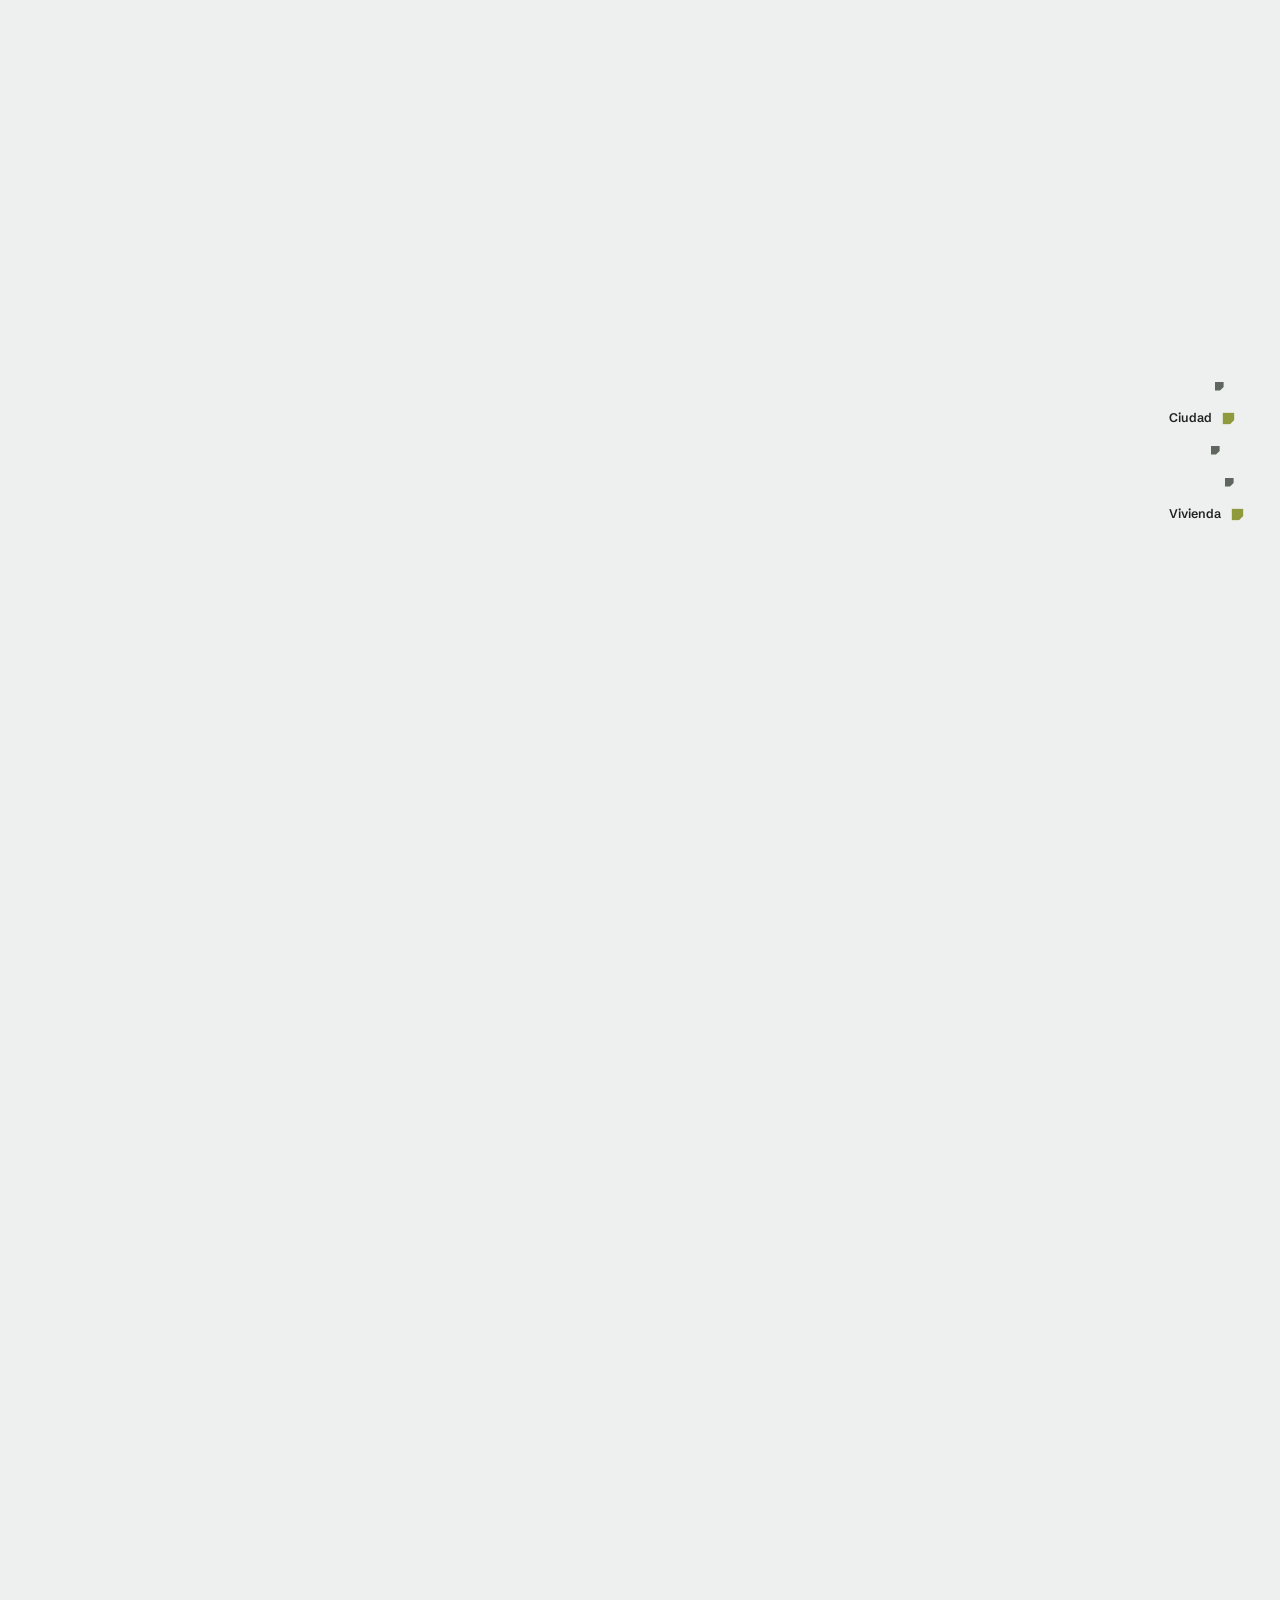
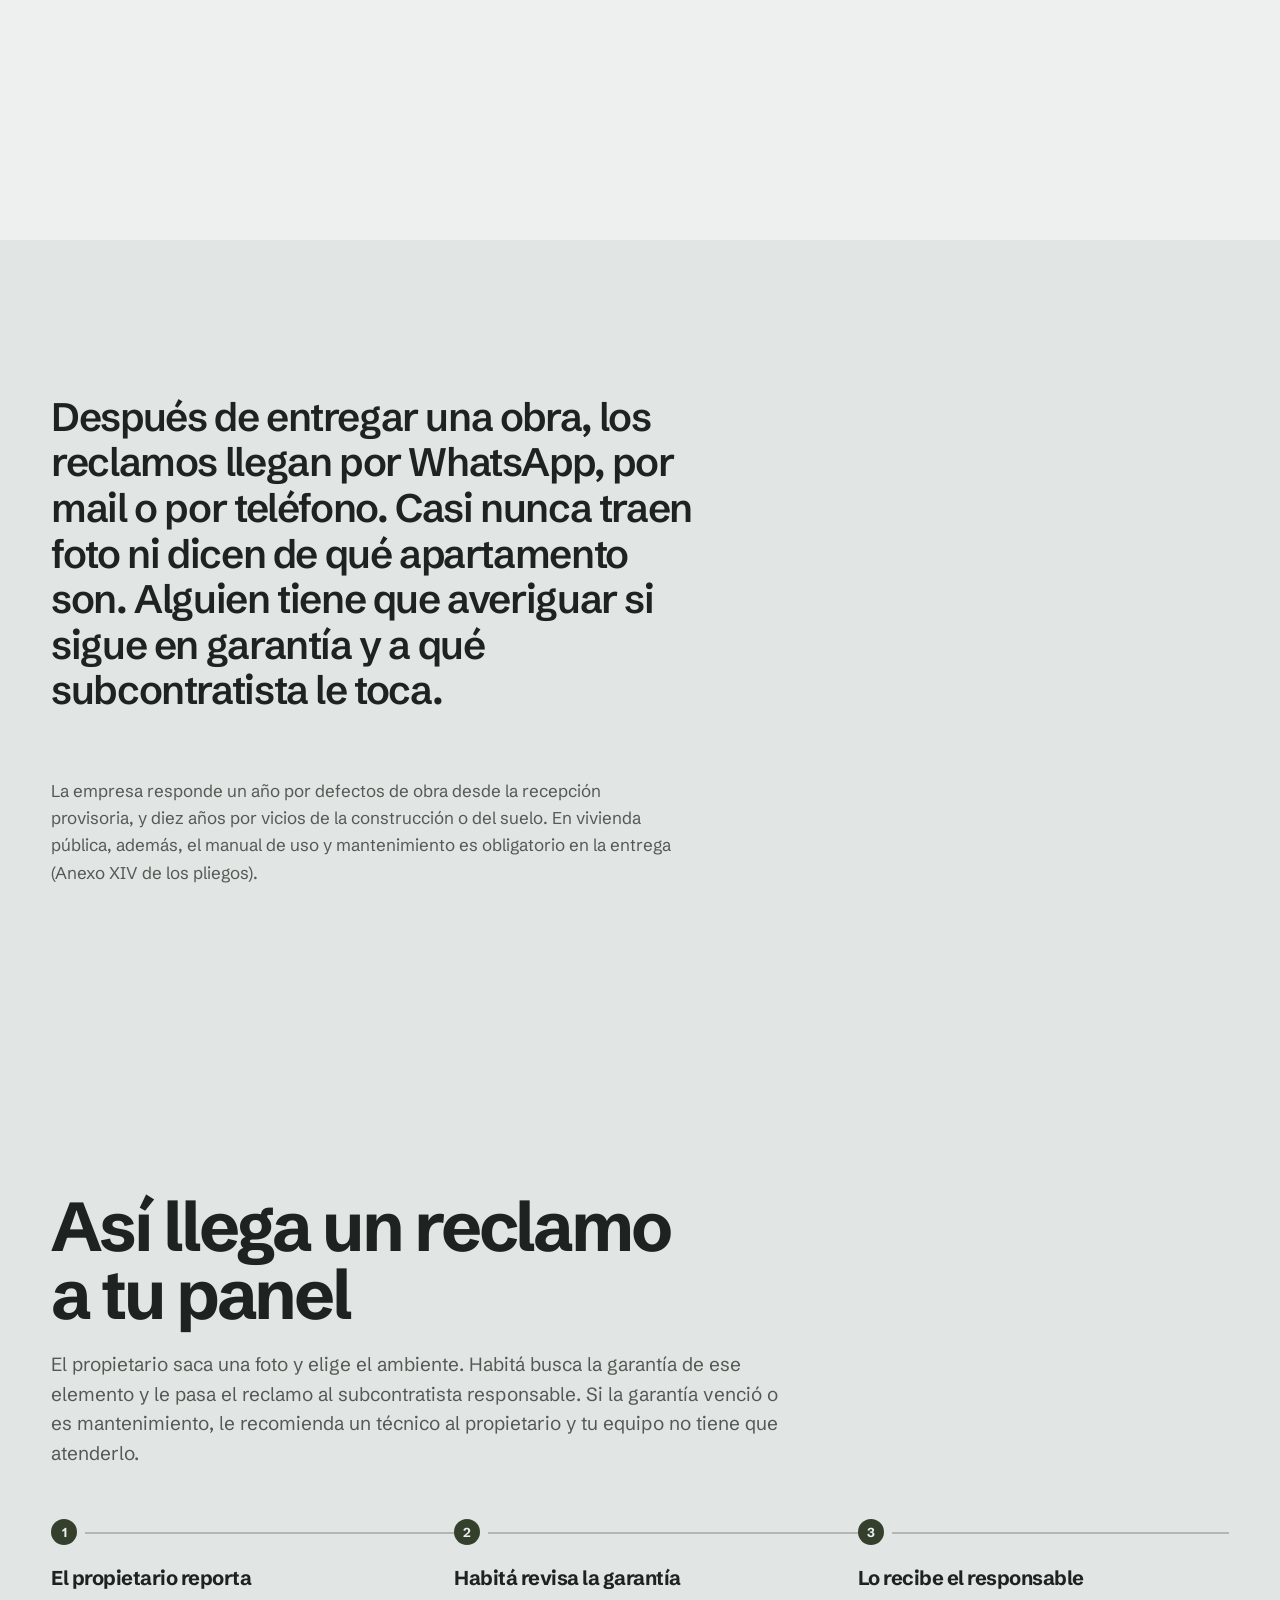
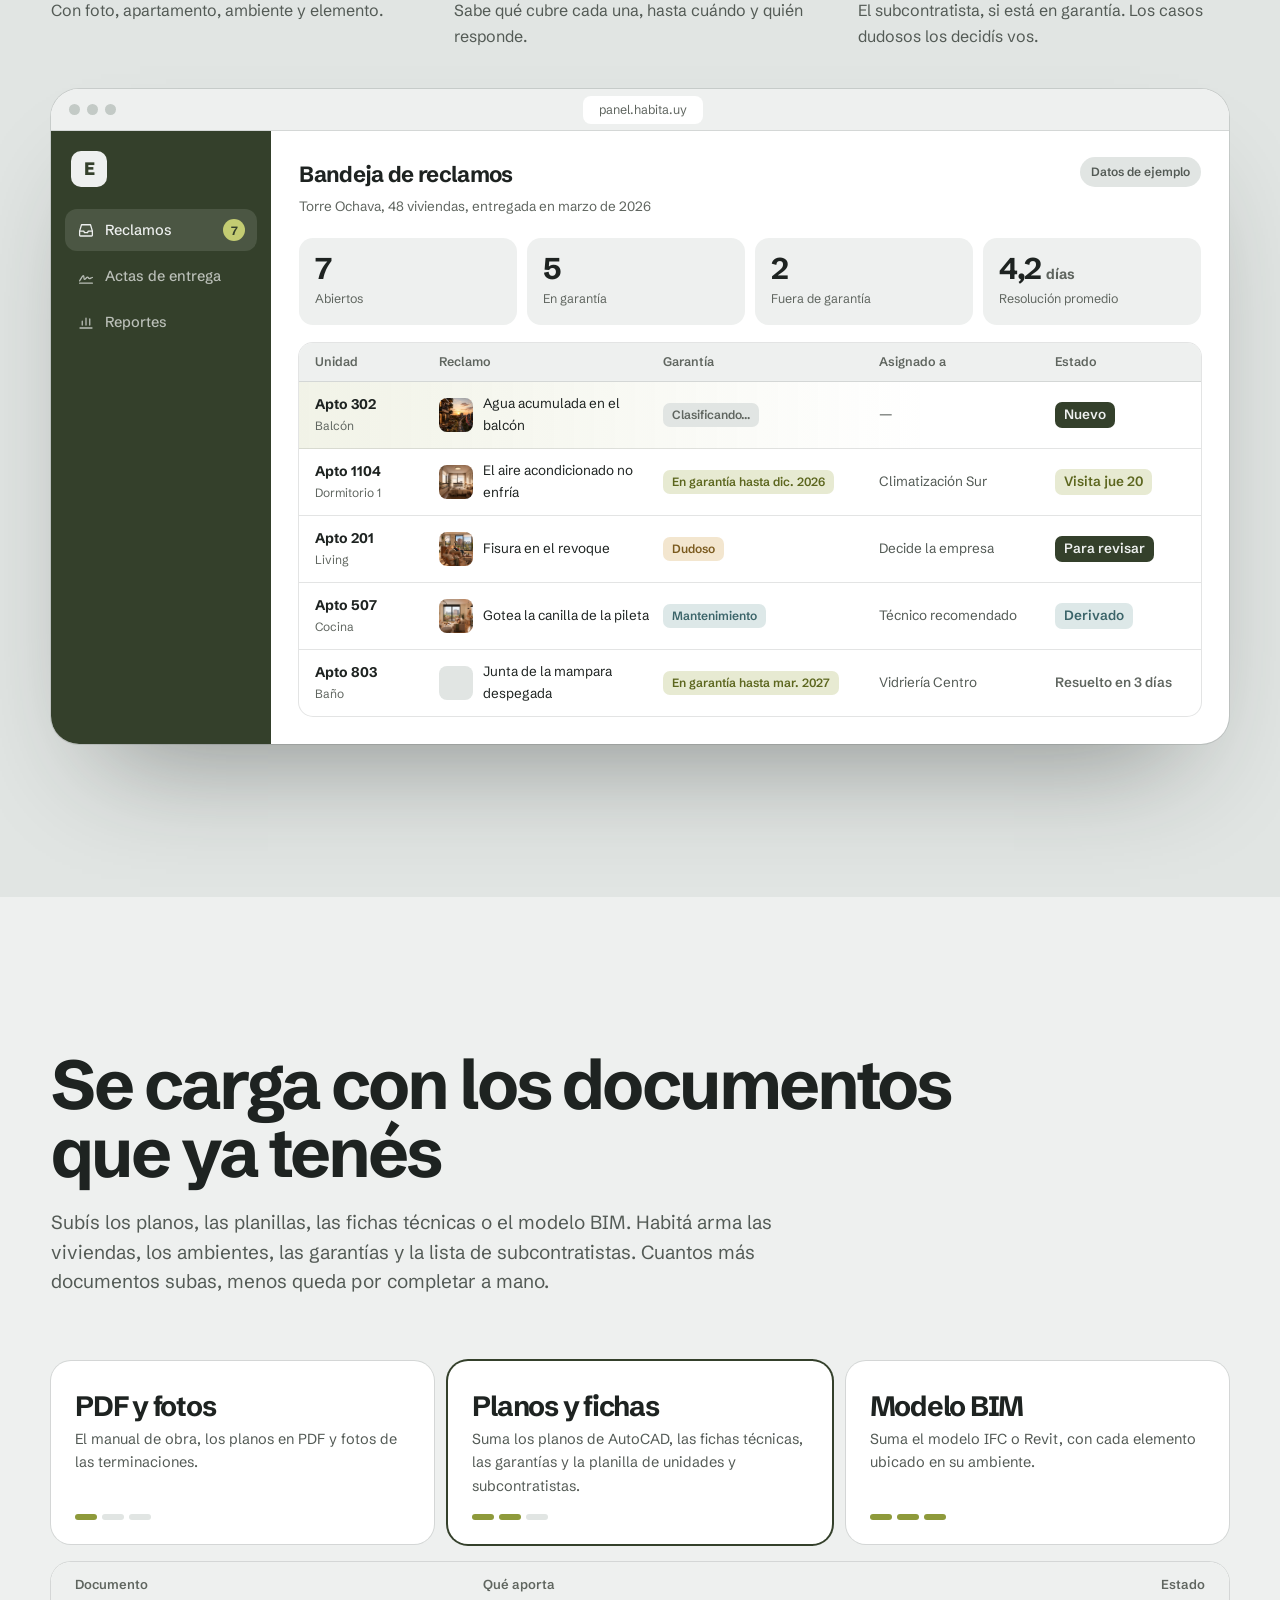
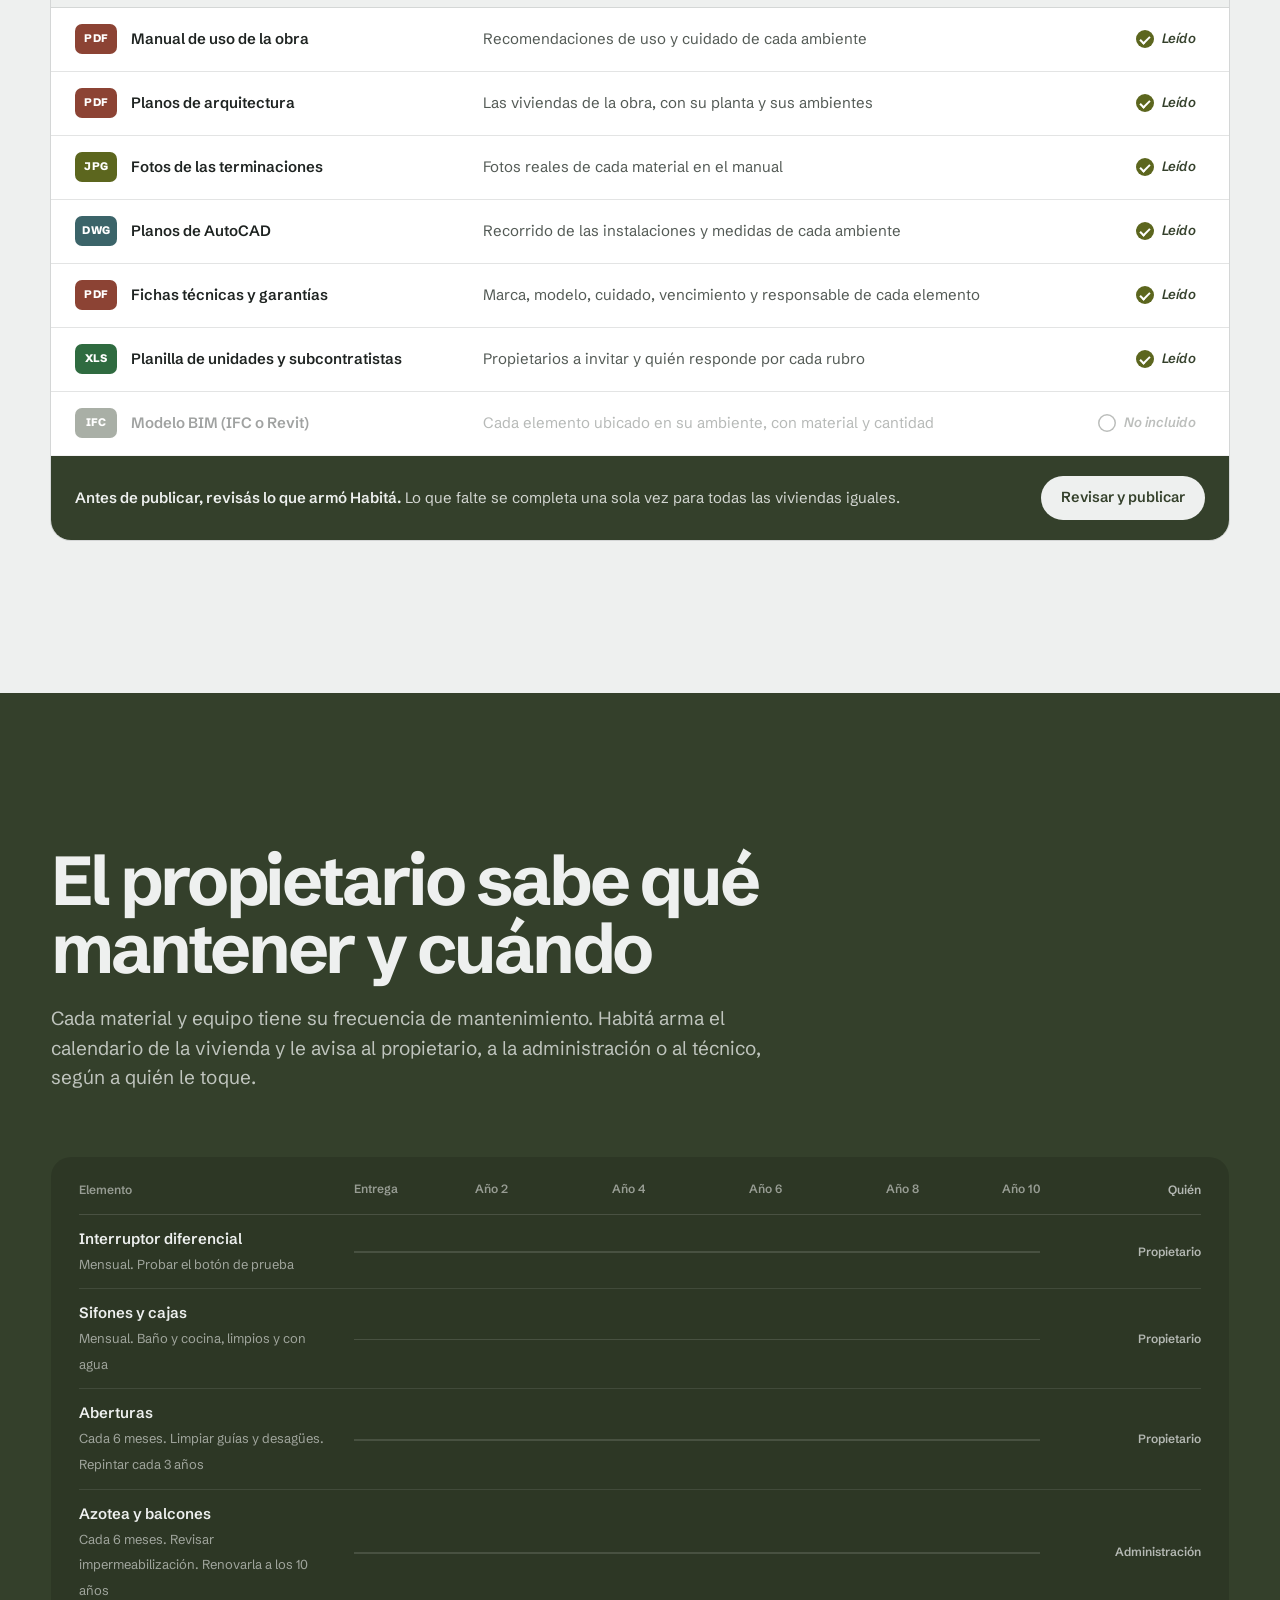
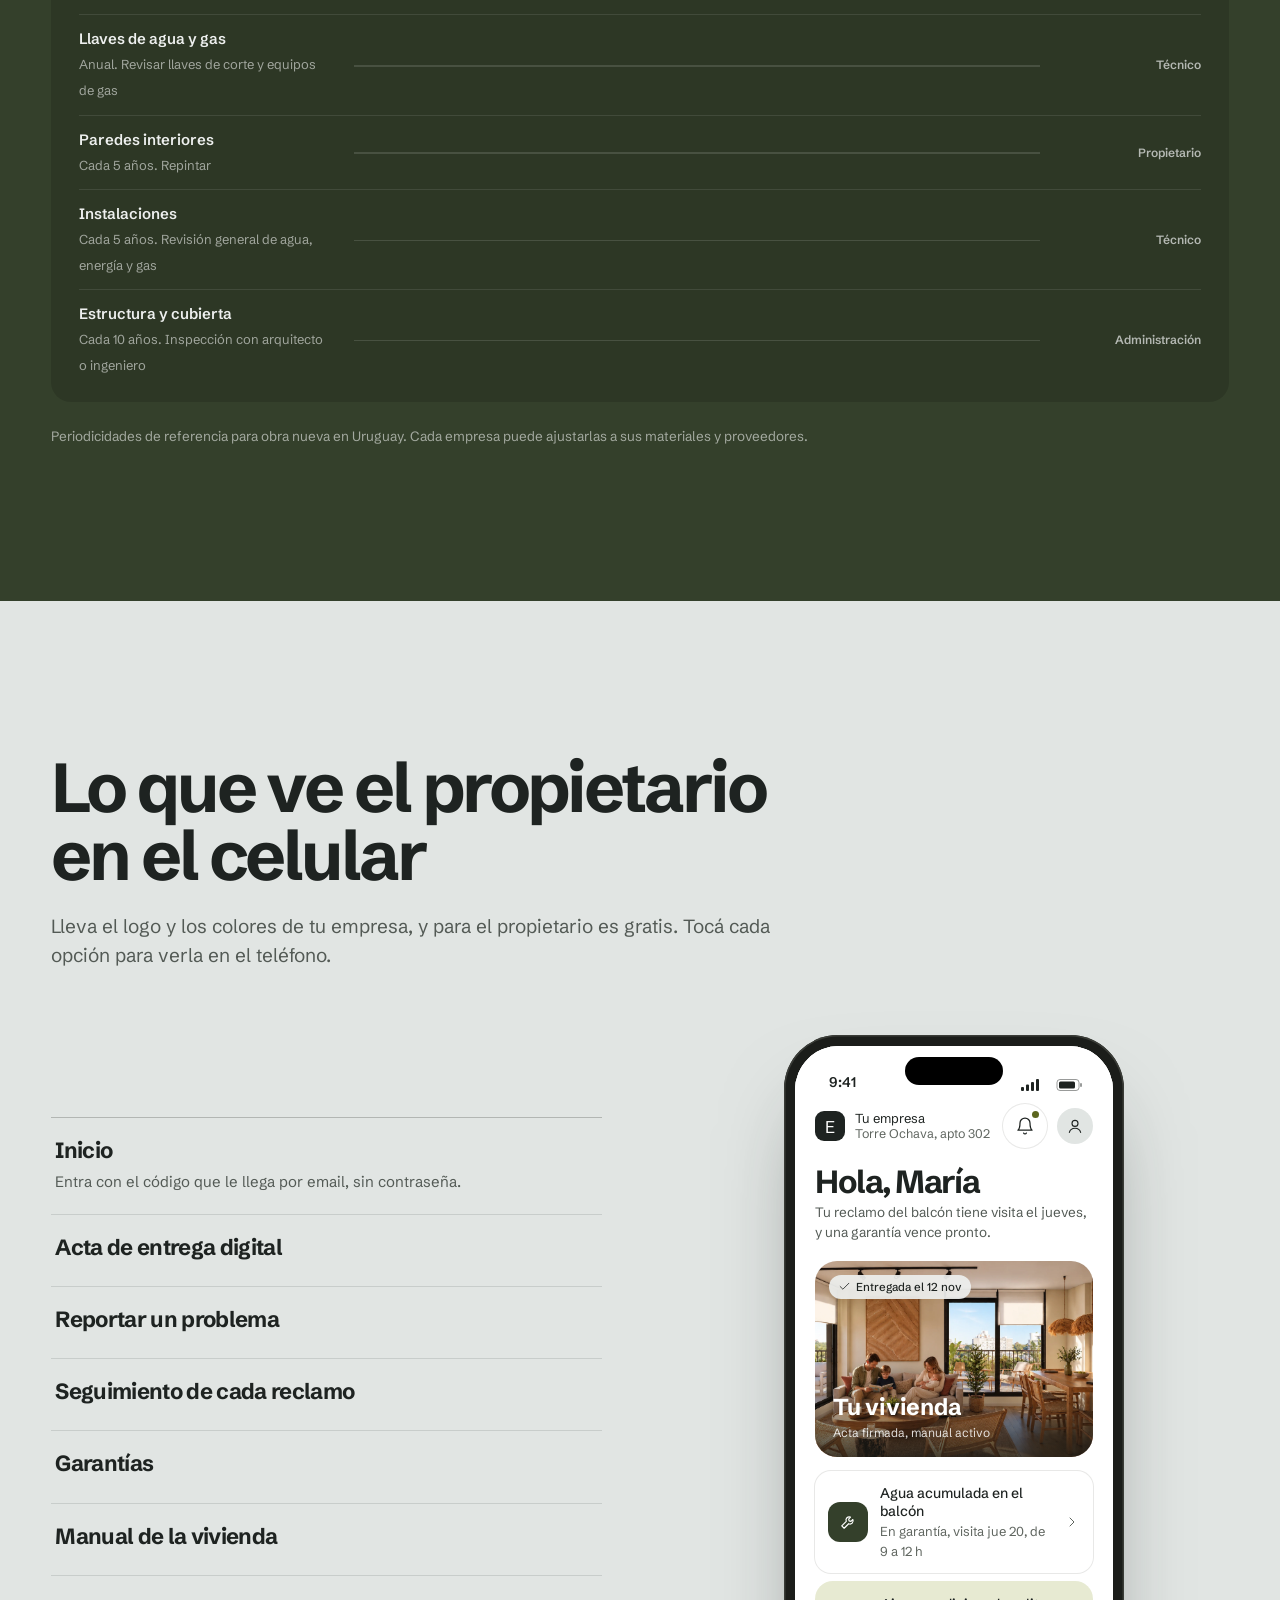
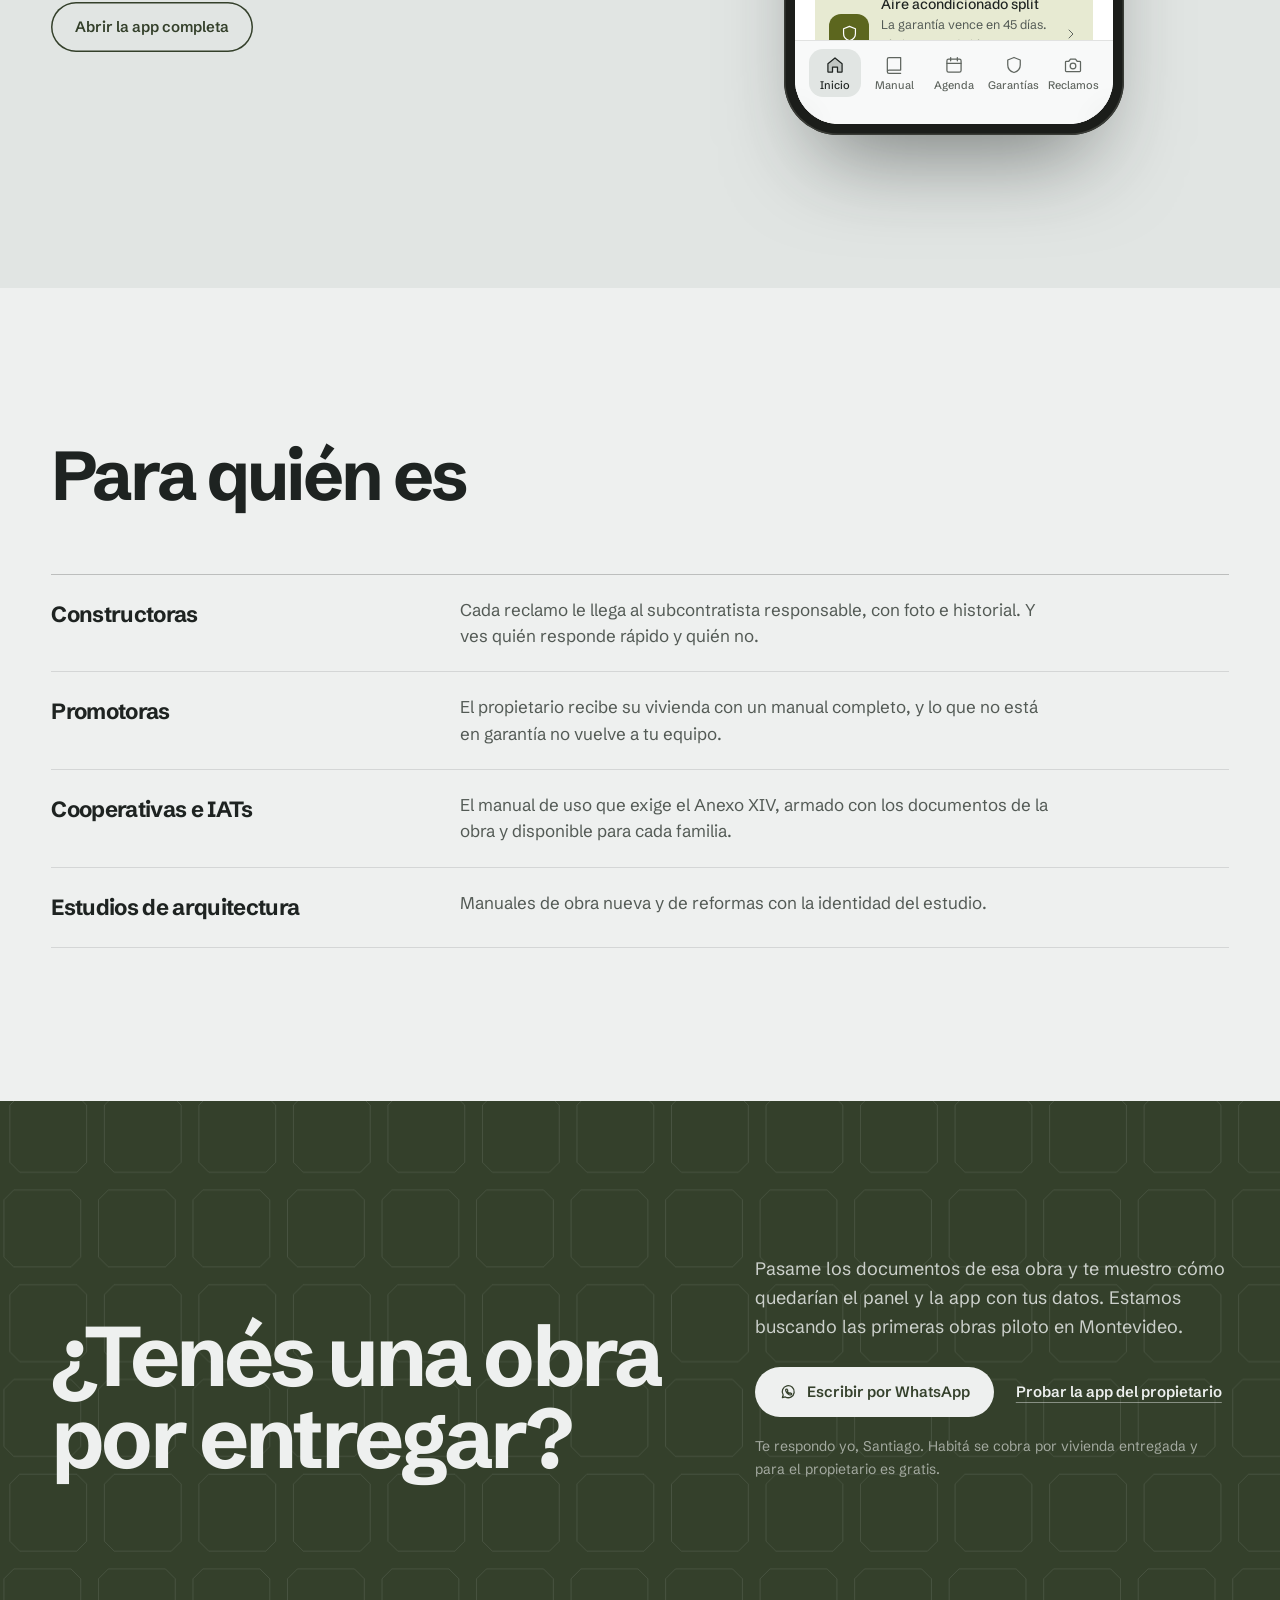
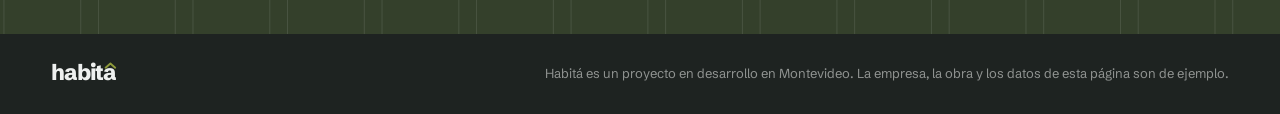
<file: index.html>
<!DOCTYPE html>
<html lang="es-UY">
<head>
<meta charset="utf-8">
<meta name="viewport" content="width=device-width, initial-scale=1, viewport-fit=cover">
<title>Habitá: los reclamos de tus obras entregadas, en un solo lugar</title>
<meta name="description" content="Habitá ordena los reclamos de posventa de obras entregadas: el propietario reporta con foto, se revisa la garantía y el reclamo le llega al subcontratista responsable. Para constructoras, promotoras, cooperativas e IATs de Uruguay.">
<meta property="og:type" content="website">
<meta property="og:locale" content="es_UY">
<meta property="og:site_name" content="Habitá">
<meta property="og:title" content="Habitá: los reclamos de tus obras entregadas, en un solo lugar">
<meta property="og:description" content="El propietario reporta con foto, Habitá revisa la garantía y se lo pasa al subcontratista que corresponde. Cada vivienda queda con su manual de uso y mantenimiento.">
<meta property="og:url" content="https://mateosantiago02-max.github.io/habita-demo/">
<meta property="og:image" content="https://mateosantiago02-max.github.io/habita-demo/assets/og.jpg">
<meta property="og:image:width" content="1200">
<meta property="og:image:height" content="630">
<meta name="twitter:card" content="summary_large_image">
<meta name="theme-color" content="#34402B">
<link rel="icon" href="data:image/svg+xml,%3Csvg xmlns='http://www.w3.org/2000/svg' viewBox='0 0 32 32'%3E%3Crect width='32' height='32' rx='8' fill='%2334402B'/%3E%3Cpath d='M9 19 16 12.5l7 6.5' fill='none' stroke='%238E9A3B' stroke-width='3' stroke-linecap='round' stroke-linejoin='round'/%3E%3C/svg%3E">
<link rel="preconnect" href="https://fonts.googleapis.com">
<link rel="preconnect" href="https://fonts.gstatic.com" crossorigin>
<link href="https://fonts.googleapis.com/css2?family=Schibsted+Grotesk:wght@400..800&display=swap" rel="stylesheet">
<link rel="stylesheet" href="tokens.css">
<link rel="stylesheet" href="styles.css">
<script src="track.js"></script>
</head>
<body>
<svg width="0" height="0" style="position:absolute" aria-hidden="true">
  <symbol id="arrow" viewBox="0 0 24 24"><path d="M5 12h14M13 6l6 6-6 6"/></symbol>
  <symbol id="arrow-ur" viewBox="0 0 24 24"><path d="M7 17 17 7M8 7h9v9"/></symbol>
  <symbol id="check" viewBox="0 0 24 24"><path d="M20 6 9 17l-5-5"/></symbol>
  <symbol id="alert" viewBox="0 0 24 24"><path d="M12 8v5M12 16.5h.01"/></symbol>
  <symbol id="wa" viewBox="0 0 24 24"><path d="M4.5 19.5 5.6 16A8 8 0 1 1 8.4 18.6z"/><path d="M9.2 8.6c.2-.5.6-.5.9-.5h.5c.2 0 .4.1.5.4l.6 1.5c.1.2 0 .4-.1.6l-.5.6c.6 1.1 1.5 2 2.6 2.6l.6-.5c.2-.1.4-.2.6-.1l1.5.6c.3.1.4.3.4.5v.5c0 .3 0 .7-.5.9-.6.3-1.6.4-3.2-.4a8.7 8.7 0 0 1-3.6-3.6c-.8-1.6-.7-2.6-.4-3.2z"/></symbol>
  <symbol id="phone-i" viewBox="0 0 24 24"><rect x="6.5" y="2.5" width="11" height="19" rx="2.5"/><path d="M10.5 18.5h3"/></symbol>
  <symbol id="inbox" viewBox="0 0 24 24"><path d="M3.5 13.5 6 5h12l2.5 8.5V19a1 1 0 0 1-1 1h-15a1 1 0 0 1-1-1z"/><path d="M3.5 13.5H9l1 2h4l1-2h5.5"/></symbol>
  <symbol id="shield" viewBox="0 0 24 24"><path d="M12 3 4.5 6v6c0 4.5 3.2 7.8 7.5 9 4.3-1.2 7.5-4.5 7.5-9V6z"/><path d="m9 12 2 2 4-4"/></symbol>
  <symbol id="route" viewBox="0 0 24 24"><circle cx="6" cy="6" r="2.5"/><circle cx="18" cy="18" r="2.5"/><path d="M8.5 6H15a3 3 0 0 1 0 6H9a3 3 0 0 0 0 6h6.5"/></symbol>
  <symbol id="sign" viewBox="0 0 24 24"><path d="M3.5 18.5c2-3 3.5-7 5-7s0 5 1.5 5 2.5-3 4-3 1 2 2.5 2 2-1 4-1.5"/><path d="M3.5 21.5h17"/></symbol>
  <symbol id="chart" viewBox="0 0 24 24"><path d="M4 20h16M7 16v-5M12 16V7M17 16v-8"/></symbol>
</svg>
<template id="wm"><span class="wordmark">habit<span class="wm-a">a<svg viewBox="0 0 20 11"><path d="M2 9.5 10 2.5l8 7"/></svg></span></span></template>

<div class="progress" aria-hidden="true"></div>

<!-- PANTALLA DE CARGA -->
<div class="intro-mg" aria-hidden="true">
  <div class="intro-lock">
    <svg class="intro-bld" viewBox="0 0 120 132">
      <defs><clipPath id="bld-clip"><path d="M14 14h92v80l-30 30H14z"/></clipPath></defs>
      <path class="bld-ground" d="M0 124.5h120"/>
      <g clip-path="url(#bld-clip)">
        <rect class="bld-rise" x="0" y="0" width="120" height="132"/>
        <g class="bld-wins"></g>
      </g>
      <path class="bld-line" d="M14 14h92v80l-30 30H14z"/>
      <path class="bld-roof" d="M44 8 60 -4l16 12"/>
    </svg>
    <div class="intro-brand">
      <span class="wordmark intro-word"><span>h</span><span>a</span><span>b</span><span>i</span><span>t</span><span class="wm-a">a<svg viewBox="0 0 20 11"><path d="M2 9.5 10 2.5l8 7"/></svg></span></span>
      <p class="intro-tag">Posventa y manual de la vivienda</p>
    </div>
  </div>
  <div class="intro-status"><span class="intro-step">Leyendo planos</span><span class="intro-pct"><b>0</b>%</span></div>
  <div class="intro-bar"><i></i></div>
</div>

<header class="nav">
  <a href="#" aria-label="Habitá, inicio" data-wm></a>
  <nav class="nav-links" aria-label="Secciones">
    <a href="#posventa">Posventa</a>
    <a href="#carga">Carga de obra</a>
    <a href="#app">App del propietario</a>
    <a href="#empresas">Para quién</a>
  </nav>
  <a class="nav-app" href="app.html" data-open-app="nav">Ver la app</a>
  <a class="btn btn-sm" href="#demo" data-wa="nav"><svg class="i"><use href="#wa"/></svg><span>Verlo en mi próxima obra</span></a>
</header>

<main>
<!-- SOBREVUELO -->
<section class="fly" id="sobrevuelo" aria-label="Sobrevuelo de Montevideo">
  <div class="fly-stage">
    <canvas aria-hidden="true"></canvas>
    <div class="fly-veil" aria-hidden="true"></div>
    <div class="fly-hero">
      <h1 data-lines>Los reclamos de tus obras<br>entregadas, en un solo lugar</h1>
      <p class="hero-sub" data-hero-fade>El propietario reporta desde el celular con foto y ubicación. Habitá revisa si está en garantía y se lo pasa al subcontratista que corresponde. Además, cada vivienda queda con su manual de uso y mantenimiento.</p>
      <div class="fly-actions" data-hero-fade>
        <a class="btn" href="#demo" data-wa="hero"><svg class="i"><use href="#wa"/></svg>Verlo en mi próxima obra</a>
        <a class="btn btn-sec" href="app.html" data-open-app="hero"><svg class="i"><use href="#phone-i"/></svg>Probar la app</a>
      </div>
    </div>
    <div class="beats"></div>
    <div class="unit-tag" aria-hidden="true"><i></i><span class="l"></span><div><b>Apto 302, balcón</b>En garantía. Asignado al subcontratista.</div></div>
    <ol class="fly-rail" aria-label="Momentos del sobrevuelo"></ol>
    <div class="scroll-cue" aria-hidden="true"><i></i></div>
  </div>
</section>

<!-- PROBLEMA -->
<section class="section problem">
  <div class="wrap">
    <div class="sec-head">
      <p class="statement">Después de entregar una obra, los reclamos llegan por WhatsApp, por mail o por teléfono. Casi nunca traen foto ni dicen de qué apartamento son. Alguien tiene que averiguar si sigue en garantía y a qué subcontratista le toca.</p>
    </div>
    <p class="facts">La empresa responde un año por defectos de obra desde la recepción provisoria, y diez años por vicios de la construcción o del suelo. En vivienda pública, además, el manual de uso y mantenimiento es obligatorio en la entrega (Anexo XIV de los pliegos).</p>
  </div>
</section>

<!-- POSVENTA (panel de la empresa) -->
<section class="section posventa" id="posventa">
  <div class="wrap">
    <div class="sec-head">
      <div>
        <h2 data-lines>Así llega un reclamo<br>a tu panel</h2>
        <p>El propietario saca una foto y elige el ambiente. Habitá busca la garantía de ese elemento y le pasa el reclamo al subcontratista responsable. Si la garantía venció o es mantenimiento, le recomienda un técnico al propietario y tu equipo no tiene que atenderlo.</p>
      </div>
    </div>

    <ol class="route-steps">
      <li><b>El propietario reporta</b><span>Con foto, apartamento, ambiente y elemento.</span></li>
      <li><b>Habitá revisa la garantía</b><span>Sabe qué cubre cada una, hasta cuándo y quién responde.</span></li>
      <li><b>Lo recibe el responsable</b><span>El subcontratista, si está en garantía. Los casos dudosos los decidís vos.</span></li>
    </ol>

    <div class="panel">
      <div class="panel-bar"><i></i><i></i><i></i><span>panel.habita.uy</span></div>
      <div class="panel-body">
        <aside class="panel-side">
          <span class="p-tenant">E</span>
          <button class="on" data-ptab="reclamos"><svg class="i"><use href="#inbox"/></svg><span>Reclamos</span><em>7</em></button>
          <button data-ptab="acta"><svg class="i"><use href="#sign"/></svg><span>Actas de entrega</span></button>
          <button data-ptab="reportes"><svg class="i"><use href="#chart"/></svg><span>Reportes</span></button>
        </aside>

        <div class="panel-main">
          <!-- Reclamos -->
          <div class="ptab on" data-pview="reclamos">
            <div class="p-head"><div><b>Bandeja de reclamos</b><small>Torre Ochava, 48 viviendas, entregada en marzo de 2026</small></div><span class="p-chip">Datos de ejemplo</span></div>
            <div class="kpis">
              <div><b data-count="7">7</b><span>Abiertos</span></div>
              <div><b data-count="5">5</b><span>En garantía</span></div>
              <div><b data-count="2">2</b><span>Fuera de garantía</span></div>
              <div><b>4,2 <small>días</small></b><span>Resolución promedio</span></div>
            </div>
            <div class="claims" role="table" aria-label="Reclamos de ejemplo">
              <div class="c-row c-head" role="row"><span>Unidad</span><span>Reclamo</span><span>Garantía</span><span>Asignado a</span><span>Estado</span></div>
              <div class="c-row c-new" role="row">
                <span><b>Apto 302</b><small>Balcón</small></span>
                <span class="c-what"><span class="c-photo" style="background-image:url(assets/img/balcon-atardecer.webp)"></span>Agua acumulada en el balcón</span>
                <span class="c-route"><em class="tag wait">Clasificando…</em></span>
                <span class="c-who">—</span>
                <span><em class="st new">Nuevo</em></span>
              </div>
              <div class="c-row" role="row"><span><b>Apto 1104</b><small>Dormitorio 1</small></span><span class="c-what"><span class="c-photo" style="background-image:url(assets/img/dormitorio-1.webp)"></span>El aire acondicionado no enfría</span><span><em class="tag ok">En garantía hasta dic. 2026</em></span><span class="c-who">Climatización Sur</span><span><em class="st run">Visita jue 20</em></span></div>
              <div class="c-row" role="row"><span><b>Apto 201</b><small>Living</small></span><span class="c-what"><span class="c-photo" style="background-image:url(assets/img/living-tv.webp)"></span>Fisura en el revoque</span><span><em class="tag doubt">Dudoso</em></span><span class="c-who">Decide la empresa</span><span><em class="st new">Para revisar</em></span></div>
              <div class="c-row" role="row"><span><b>Apto 507</b><small>Cocina</small></span><span class="c-what"><span class="c-photo" style="background-image:url(assets/img/living-cocina.webp)"></span>Gotea la canilla de la pileta</span><span><em class="tag out">Mantenimiento</em></span><span class="c-who">Técnico recomendado</span><span><em class="st out">Derivado</em></span></div>
              <div class="c-row" role="row"><span><b>Apto 803</b><small>Baño</small></span><span class="c-what"><span class="c-photo noimg"></span>Junta de la mampara despegada</span><span><em class="tag ok">En garantía hasta mar. 2027</em></span><span class="c-who">Vidriería Centro</span><span><em class="st done">Resuelto en 3 días</em></span></div>
            </div>
          </div>

          <!-- Acta -->
          <div class="ptab" data-pview="acta">
            <div class="p-head"><div><b>Acta de entrega del apto 302</b><small>Recorrida con el propietario el 12 de noviembre, 10:15</small></div><span class="p-chip ok">Firmada</span></div>
            <div class="acta">
              <ul class="acta-list">
                <li class="ok"><i></i><span><b>Living-comedor</b><small>Sin observaciones</small></span></li>
                <li class="ok"><i></i><span><b>Cocina</b><small>Sin observaciones</small></span></li>
                <li class="obs"><i></i><span><b>Baño</b><small>Falta sellador en la base de la mampara (1 foto)</small></span><em>Pasó a reclamos</em></li>
                <li class="ok"><i></i><span><b>Dormitorio 1</b><small>Sin observaciones</small></span></li>
                <li class="ok"><i></i><span><b>Balcón</b><small>Sin observaciones</small></span></li>
                <li class="ok"><i></i><span><b>Llaves y manuales</b><small>3 juegos de llaves, manual activado</small></span></li>
              </ul>
              <div class="acta-sign">
                <small>Conformidad del propietario</small>
                <svg viewBox="0 0 260 90" aria-label="Firma"><path class="sig" d="M12 62c14-2 22-38 32-40s-6 40 6 42 18-34 30-34-4 30 8 30 16-22 26-22 2 18 12 18 14-12 22-14M150 58c10-20 20-32 24-28s-14 30-4 30 18-18 26-18 0 14 10 14 20-10 34-12"/></svg>
                <p><b>María Rodríguez</b>, 12 de noviembre, 10:42<br>Se le envió una copia por email.</p>
              </div>
            </div>
            <p class="p-note">Las observaciones del acta pasan a la bandeja como reclamos en garantía.</p>
          </div>

          <!-- Reportes -->
          <div class="ptab" data-pview="reportes">
            <div class="p-head"><div><b>Reportes de Torre Ochava</b><small>27 reclamos desde la entrega</small></div><span class="p-chip">Datos de ejemplo</span></div>
            <div class="rep">
              <div>
                <p class="rep-t">Reclamos por rubro</p>
                <ul class="bars">
                  <li><span>Impermeabilización</span><i style="--w:.9"></i><b>9</b></li>
                  <li><span>Aberturas</span><i style="--w:.7"></i><b>7</b></li>
                  <li><span>Sanitaria</span><i style="--w:.6"></i><b>6</b></li>
                  <li><span>Eléctrica</span><i style="--w:.4"></i><b>4</b></li>
                  <li><span>Climatización</span><i style="--w:.1"></i><b>1</b></li>
                </ul>
              </div>
              <div>
                <p class="rep-t">Respuesta por subcontratista</p>
                <ul class="subs">
                  <li><span>Vidriería Centro</span><b>2,4 días</b></li>
                  <li><span>Impermeabilizaciones del Este</span><b>3,1 días</b></li>
                  <li class="warn"><span>Aberturas del Sur</span><b>6,8 días</b></li>
                </ul>
                <p class="p-note">Te sirve para elegir subcontratistas en la próxima obra.</p>
              </div>
            </div>
          </div>
        </div>
      </div>
    </div>
  </div>
</section>

<!-- CARGA -->
<section class="section" id="carga">
  <div class="wrap">
    <div class="sec-head">
      <div>
        <h2 data-lines>Se carga con los documentos<br>que ya tenés</h2>
        <p>Subís los planos, las planillas, las fichas técnicas o el modelo BIM. Habitá arma las viviendas, los ambientes, las garantías y la lista de subcontratistas. Cuantos más documentos subas, menos queda por completar a mano.</p>
      </div>
    </div>
    <div class="load-levels" role="tablist" aria-label="Nivel de información disponible">
      <button class="lvl" data-level="0" role="tab"><h3>PDF y fotos</h3><p>El manual de obra, los planos en PDF y fotos de las terminaciones.</p><div class="dots"><i class="f"></i><i></i><i></i></div></button>
      <button class="lvl on" data-level="1" role="tab"><h3>Planos y fichas</h3><p>Suma los planos de AutoCAD, las fichas técnicas, las garantías y la planilla de unidades y subcontratistas.</p><div class="dots"><i class="f"></i><i class="f"></i><i></i></div></button>
      <button class="lvl" data-level="2" role="tab"><h3>Modelo BIM</h3><p>Suma el modelo IFC o Revit, con cada elemento ubicado en su ambiente.</p><div class="dots"><i class="f"></i><i class="f"></i><i class="f"></i></div></button>
    </div>
    <div class="docs" role="table" aria-label="Documentos de la obra y lo que aporta cada uno">
      <div class="docs-row docs-head" role="row"><span role="columnheader">Documento</span><span role="columnheader">Qué aporta</span><span role="columnheader">Estado</span></div>
      <div class="docs-row" data-l="0" role="row"><span class="doc" role="cell"><span class="ext pdf">PDF</span><b>Manual de uso de la obra</b></span><span class="gives" role="cell">Recomendaciones de uso y cuidado de cada ambiente</span><span class="st" role="cell"><i></i><em>Leído</em></span></div>
      <div class="docs-row" data-l="0" role="row"><span class="doc" role="cell"><span class="ext pdf">PDF</span><b>Planos de arquitectura</b></span><span class="gives" role="cell">Las viviendas de la obra, con su planta y sus ambientes</span><span class="st" role="cell"><i></i><em>Leído</em></span></div>
      <div class="docs-row" data-l="0" role="row"><span class="doc" role="cell"><span class="ext img">JPG</span><b>Fotos de las terminaciones</b></span><span class="gives" role="cell">Fotos reales de cada material en el manual</span><span class="st" role="cell"><i></i><em>Leído</em></span></div>
      <div class="docs-row" data-l="1" role="row"><span class="doc" role="cell"><span class="ext cad">DWG</span><b>Planos de AutoCAD</b></span><span class="gives" role="cell">Recorrido de las instalaciones y medidas de cada ambiente</span><span class="st" role="cell"><i></i><em>Leído</em></span></div>
      <div class="docs-row" data-l="1" role="row"><span class="doc" role="cell"><span class="ext pdf">PDF</span><b>Fichas técnicas y garantías</b></span><span class="gives" role="cell">Marca, modelo, cuidado, vencimiento y responsable de cada elemento</span><span class="st" role="cell"><i></i><em>Leído</em></span></div>
      <div class="docs-row" data-l="1" role="row"><span class="doc" role="cell"><span class="ext xls">XLS</span><b>Planilla de unidades y subcontratistas</b></span><span class="gives" role="cell">Propietarios a invitar y quién responde por cada rubro</span><span class="st" role="cell"><i></i><em>Leído</em></span></div>
      <div class="docs-row" data-l="2" role="row"><span class="doc" role="cell"><span class="ext bim">IFC</span><b>Modelo BIM (IFC o Revit)</b></span><span class="gives" role="cell">Cada elemento ubicado en su ambiente, con material y cantidad</span><span class="st" role="cell"><i></i><em>Leído</em></span></div>
      <div class="docs-foot"><p><b>Antes de publicar, revisás lo que armó Habitá.</b> Lo que falte se completa una sola vez para todas las viviendas iguales.</p><span class="pub">Revisar y publicar</span></div>
    </div>
  </div>
</section>

<!-- PLAN -->
<section id="plan" class="section plan">
  <div class="wrap">
    <div class="sec-head">
      <div>
        <h2 data-lines>El propietario sabe qué<br>mantener y cuándo</h2>
        <p>Cada material y equipo tiene su frecuencia de mantenimiento. Habitá arma el calendario de la vivienda y le avisa al propietario, a la administración o al técnico, según a quién le toque.</p>
      </div>
    </div>
    <div class="gantt" role="table" aria-label="Plan de mantenimiento a 10 años">
      <div class="g-axis" role="row"><span role="columnheader">Elemento</span><div class="g-ticks" aria-hidden="true"></div><span class="g-who" role="columnheader">Quién</span></div>
      <div class="g-rows"></div>
    </div>
    <p class="plan-note">Periodicidades de referencia para obra nueva en Uruguay. Cada empresa puede ajustarlas a sus materiales y proveedores.</p>
  </div>
</section>

<!-- APP -->
<section id="app" class="section app-sec">
  <div class="wrap">
    <div class="sec-head">
      <div>
        <h2 data-lines>Lo que ve el propietario<br>en el celular</h2>
        <p>Lleva el logo y los colores de tu empresa, y para el propietario es gratis. Tocá cada opción para verla en el teléfono.</p>
      </div>
    </div>
    <div class="app-grid">
      <div class="feat">
        <button class="on" data-go="home"><span><b>Inicio</b><small>Entra con el código que le llega por email, sin contraseña.</small></span></button>
        <button data-go="acta"><span><b>Acta de entrega digital</b><small>Revisa cada ambiente, anota observaciones con foto y firma en la pantalla.</small></span></button>
        <button data-go="reportar"><span><b>Reportar un problema</b><small>Saca una foto, elige el ambiente y lo envía.</small></span></button>
        <button data-go="reclamo"><span><b>Seguimiento de cada reclamo</b><small>Ve quién lo atiende y cuándo es la visita. Al final califica la atención.</small></span></button>
        <button data-go="garantias"><span><b>Garantías</b><small>Recibe un aviso 60 días antes de que venza cada una.</small></span></button>
        <button data-go="manual"><span><b>Manual de la vivienda</b><small>Cómo se limpia y se mantiene cada material, ordenado por ambiente.</small></span></button>
        <a class="btn btn-sec feat-open" href="app.html" data-open-app="seccion-app">Abrir la app completa</a>
      </div>
      <div class="phone-wrap"><div class="phone"><span class="island" aria-hidden="true"></span><iframe src="app.html?embed=1" title="Ejemplo de la app del propietario" loading="lazy"></iframe></div></div>
    </div>
  </div>
</section>

<!-- PARA QUIÉN -->
<section id="empresas" class="section">
  <div class="wrap">
    <div class="sec-head">
      <div>
        <h2 data-lines>Para quién es</h2>
      </div>
    </div>
    <dl class="audience">
      <div><dt>Constructoras</dt><dd>Cada reclamo le llega al subcontratista responsable, con foto e historial. Y ves quién responde rápido y quién no.</dd></div>
      <div><dt>Promotoras</dt><dd>El propietario recibe su vivienda con un manual completo, y lo que no está en garantía no vuelve a tu equipo.</dd></div>
      <div><dt>Cooperativas e IATs</dt><dd>El manual de uso que exige el Anexo XIV, armado con los documentos de la obra y disponible para cada familia.</dd></div>
      <div><dt>Estudios de arquitectura</dt><dd>Manuales de obra nueva y de reformas con la identidad del estudio.</dd></div>
    </dl>
  </div>
</section>

<!-- CTA -->
<section id="demo" class="cta">
  <canvas aria-hidden="true"></canvas>
  <div class="wrap cta-inner">
    <h2 data-lines>¿Tenés una obra<br>por entregar?</h2>
    <div>
      <p>Pasame los documentos de esa obra y te muestro cómo quedarían el panel y la app con tus datos. Estamos buscando las primeras obras piloto en Montevideo.</p>
      <div class="cta-actions">
        <a class="btn btn-light" href="#demo" data-wa="cierre"><svg class="i"><use href="#wa"/></svg>Escribir por WhatsApp</a>
        <a class="cta-link" href="app.html" data-open-app="cierre">Probar la app del propietario</a>
      </div>
      <p class="cta-fine">Te respondo yo, Santiago. Habitá se cobra por vivienda entregada y para el propietario es gratis.</p>
    </div>
  </div>
</section>
</main>

<footer class="foot">
  <span data-wm></span>
  <span>Habitá es un proyecto en desarrollo en Montevideo. La empresa, la obra y los datos de esta página son de ejemplo.</span>
</footer>

<a class="wa-float" href="#demo" data-wa="flotante" aria-label="Escribir por WhatsApp"><svg class="i"><use href="#wa"/></svg></a>

<script src="vendor/motion.js"></script>
<script type="module" src="landing.js"></script>
</body>
</html>
</file>
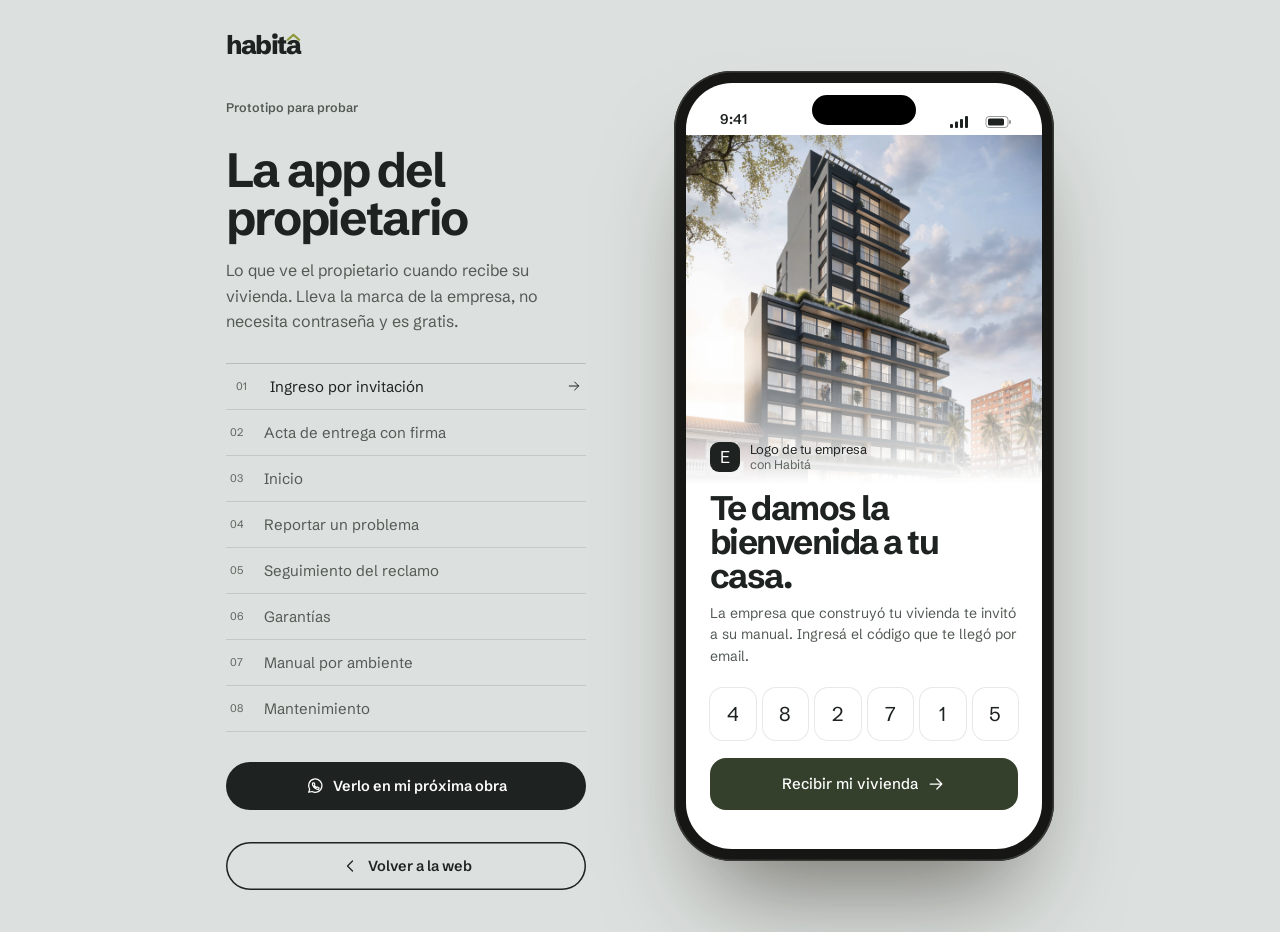
<file: app.html>
<!DOCTYPE html>
<html lang="es-UY">
<head>
<script>if (location.search.includes("embed")) document.documentElement.classList.add("embed");</script>
<meta charset="utf-8">
<meta name="viewport" content="width=device-width, initial-scale=1, viewport-fit=cover">
<title>Habitá: app del propietario</title>
<link rel="preconnect" href="https://fonts.googleapis.com">
<link rel="preconnect" href="https://fonts.gstatic.com" crossorigin>
<link href="https://fonts.googleapis.com/css2?family=Schibsted+Grotesk:wght@400..800&display=swap" rel="stylesheet">
<link rel="stylesheet" href="tokens.css">
<script src="track.js"></script>
<style>
  :root {
    --brand: var(--salvia); --brand-soft: var(--salvia-soft); --paper: var(--blanco); --paper-2: var(--arena); --card: #fff;
    --ink: var(--tinta); --ink-2: var(--tinta-2); --ink-3: var(--tinta-3); --line: rgba(30,31,28,.1); --wood: var(--terracota); --wood-soft: var(--terracota-soft);
    --serif: var(--display); --sans: var(--texto); --mono: var(--texto);
  }
  * { box-sizing: border-box; margin: 0; padding: 0; -webkit-tap-highlight-color: transparent; }
  body { font-family: var(--sans); color: var(--ink); background: var(--stage, #DCE1DF); min-height: 100vh; display: flex; align-items: center; justify-content: center; gap: 88px; padding: 32px; -webkit-font-smoothing: antialiased; }
  h1, h2, h3 { font-family: var(--serif); font-weight: 700; letter-spacing: -.045em; line-height: 1; }
  em { font-style: normal; }
  button, input, select, textarea { font: inherit; color: inherit; }
  button { background: none; border: 0; cursor: pointer; }
  svg.i { width: 20px; height: 20px; fill: none; stroke: currentColor; stroke-width: 1.5; stroke-linecap: round; stroke-linejoin: round; flex-shrink: 0; }
  :focus-visible { outline: 2px solid var(--wood); outline-offset: 2px; border-radius: 6px; }
  .label { font-family: var(--mono); font-weight: 600; font-size: 12.5px; color: var(--ink-3); }

  /* Presentación */
  .intro { max-width: 360px; }
  .brand { display: flex; align-items: center; gap: 10px; margin-bottom: 40px; }
  .intro h1 { font-size: 48px; margin: 14px 0 16px; }
  .intro h1 em { color: inherit; }
  .intro p { color: var(--ink-2); line-height: 1.6; margin-bottom: 28px; }
  .jump { display: grid; border-top: 1px solid rgba(27,28,25,.18); }
  .jump button { display: grid; grid-template-columns: 34px 1fr auto; align-items: center; text-align: left; padding: 13px 4px; border-bottom: 1px solid rgba(27,28,25,.12); font-size: 15px; transition: padding .3s, color .2s; color: var(--ink-2); }
  .jump button span { font-family: var(--mono); font-size: 11px; color: var(--ink-3); }
  .jump button svg.i { width: 16px; height: 16px; opacity: 0; transition: opacity .2s, transform .3s; }
  .jump button:hover, .jump button.on { color: var(--ink); padding-left: 10px; }
  .jump button.on svg.i, .jump button:hover svg.i { opacity: 1; }

  .device { width: 380px; height: 790px; border-radius: 58px; padding: 12px; background: #161714; box-shadow: inset 0 0 0 1.5px #3a3b36, 0 60px 100px -36px rgba(30,20,10,.55); position: relative; flex-shrink: 0; }
  .device::before { content: ''; position: absolute; top: 24px; left: 50%; transform: translateX(-50%); width: 104px; height: 30px; border-radius: 20px; background: #000; z-index: 30; }
  .screen { width: 100%; height: 100%; border-radius: 46px; overflow: hidden; background: var(--paper); position: relative; display: flex; flex-direction: column; isolation: isolate; }

  body.embed { background: var(--paper); padding: 0; display: block; }
  body.embed .intro { display: none; }
  body.embed .device { width: 100%; height: 100vh; border-radius: 0; padding: 0; background: none; box-shadow: none; }
  body.embed .device::before { display: none; }
  body.embed .screen { border-radius: 0; }

  .status { height: 52px; flex-shrink: 0; display: flex; justify-content: space-between; align-items: flex-end; padding: 0 30px 7px 34px; font-size: 14px; font-weight: 600; position: relative; z-index: 5; }
  .status svg { height: 12px; }
  .views { flex: 1; position: relative; overflow: hidden; }
  .view { position: absolute; inset: 0; overflow-y: auto; padding: 6px 20px 28px; display: none; scrollbar-width: none; }
  .view::-webkit-scrollbar { display: none; }
  .view.on { display: block; }

  .top { display: flex; align-items: center; gap: 10px; margin-bottom: 18px; }
  .tenant { width: 30px; height: 30px; border-radius: 9px; background: var(--ink); color: var(--paper); display: grid; place-items: center; font-family: var(--serif); font-size: 17px; }
  .top-t { font-size: 13px; line-height: 1.25; }
  .top-t small { display: block; color: var(--ink-3); font-size: 11.5px; }
  .avatar { margin-left: auto; width: 36px; height: 36px; border-radius: 50%; background: var(--paper-2); display: grid; place-items: center; font-size: 13px; font-weight: 500; }
  .icon-btn { width: 44px; height: 44px; border-radius: 50%; display: grid; place-items: center; background: var(--card); box-shadow: 0 0 0 1px var(--line); position: relative; }
  .icon-btn .badge { position: absolute; top: 7px; right: 8px; width: 7px; height: 7px; border-radius: 50%; background: var(--wood); box-shadow: 0 0 0 2px var(--card); }
  .title { font-size: 32px; margin-bottom: 4px; }
  .title em { color: inherit; }
  .sub { color: var(--ink-2); font-size: 13.5px; margin-bottom: 18px; line-height: 1.5; }

  .home-card { position: relative; height: 196px; border-radius: 22px; overflow: hidden; margin-bottom: 14px; }
  .home-card img { width: 100%; height: 100%; object-fit: cover; }
  .home-card .cap { position: absolute; inset: auto 0 0; padding: 16px 18px; color: #fff; background: linear-gradient(0deg, rgba(20,24,22,.78), rgba(20,24,22,0)); }
  .home-card .cap b { display: block; font-family: var(--serif); font-weight: 700; font-size: 23px; letter-spacing: -.01em; }
  .home-card .cap span { font-size: 12px; opacity: .85; }
  .home-card .chip { position: absolute; top: 14px; left: 14px; background: var(--chip-glass, rgba(238, 240, 239,.92)); color: var(--ink); }

  .chip { display: inline-flex; align-items: center; gap: 5px; height: 24px; padding: 0 9px; border-radius: 999px; font-size: 11.5px; font-weight: 500; background: var(--brand-soft); color: var(--brand); white-space: nowrap; }
  .chip.warn { background: var(--wood-soft); color: var(--wood); }
  .chip.plain { background: var(--paper-2); color: var(--ink-2); }

  .alert { display: flex; gap: 12px; align-items: center; padding: 14px; border-radius: 18px; background: var(--wood-soft); margin-bottom: 4px; }
  .alert .ico { background: var(--wood); color: #fff; }
  .alert b { display: block; font-size: 14px; font-weight: 500; }
  .alert span { font-size: 12.5px; color: var(--ink-2); }

  .sec { display: flex; justify-content: space-between; align-items: baseline; margin: 22px 0 10px; }
  .sec h3 { font-size: 20px; }
  .sec button { font-size: 14px; color: var(--brand); font-weight: 500; min-height: 44px; padding: 0 2px; }

  .card { display: flex; align-items: center; gap: 12px; padding: 13px; background: var(--card); border-radius: 16px; box-shadow: 0 0 0 1px var(--line); margin-bottom: 8px; width: 100%; text-align: left; }
  .ico { width: 40px; height: 40px; flex-shrink: 0; border-radius: 12px; display: grid; place-items: center; background: var(--paper-2); color: var(--ink); }
  .ico svg.i { width: 19px; height: 19px; }
  .card .t { flex: 1; min-width: 0; }
  .card .t b { display: block; font-size: 14px; font-weight: 500; line-height: 1.3; }
  .card .t small { font-size: 12px; color: var(--ink-3); }
  .chev { color: var(--ink-3); width: 16px !important; height: 16px !important; }

  .tip { padding: 16px; border-radius: 18px; background: var(--brand); color: var(--paper); }
  .tip .label { color: rgba(238, 240, 239,.55); }
  .tip p { font-family: var(--serif); font-size: 19px; line-height: 1.3; margin-top: 8px; }

  .quick { display: grid; grid-template-columns: repeat(4, 1fr); gap: 8px; }
  .quick button { display: grid; justify-items: center; gap: 7px; padding: 12px 4px; border-radius: 16px; background: var(--card); box-shadow: 0 0 0 1px var(--line); font-size: 11.5px; color: var(--ink-2); }
  .quick button svg.i { color: var(--ink); }

  .rooms { display: grid; grid-template-columns: 1fr 1fr; gap: 10px; }
  .room { position: relative; height: 138px; border-radius: 18px; overflow: hidden; text-align: left; }
  .room img { width: 100%; height: 100%; object-fit: cover; transition: transform .6s cubic-bezier(.22,1,.36,1); } .room:active img { transform: scale(1.04); } .room.noimg { background: var(--oliva-soft); color: var(--monte); display: grid; place-items: center; } .room.noimg > svg.i { width: 30px; height: 30px; margin-bottom: 34px; }
  .room:active svg.iso { transform: scale(.97); }
  .room div { position: absolute; inset: auto 0 0; padding: 18px 12px 10px; color: #fff; background: linear-gradient(0deg, rgba(20,24,22,.75), rgba(20,24,22,0)); } .room.noimg div { color: var(--ink); background: none; }
  .room b { display: block; font-size: 14px; font-weight: 500; }
  .room small { font-size: 11px; color: var(--ink-3); }
  .room.noimg { background: var(--brand-soft); color: var(--brand); display: grid; place-items: center; }
  .room.noimg svg.i { width: 30px; height: 30px; stroke-width: 1.2; margin-bottom: 30px; }
  .room.noimg div { background: none; color: var(--ink); }
  .search { display: flex; align-items: center; gap: 10px; height: 44px; padding: 0 14px; border-radius: 14px; background: var(--card); box-shadow: 0 0 0 1px var(--line); color: var(--ink-3); font-size: 14px; margin-bottom: 16px; }

  .back { display: inline-flex; align-items: center; gap: 4px; height: 44px; padding: 0 14px 0 10px; border-radius: 999px; background: var(--card); box-shadow: 0 0 0 1px var(--line); font-size: 14px; font-weight: 500; margin-bottom: 14px; }
  .hero-img { height: 210px; border-radius: 22px; overflow: hidden; margin-bottom: 16px; background: var(--oliva-soft); } .hero-img img { width: 100%; height: 100%; object-fit: cover; }
  .seg { display: flex; padding: 3px; background: var(--paper-2); border-radius: 12px; margin-bottom: 14px; position: relative; }
  .seg button { flex: 1; height: 34px; border-radius: 9px; font-size: 13px; color: var(--ink-2); position: relative; z-index: 1; transition: color .2s; }
  .seg button.on { color: var(--ink); }
  .seg .pill { position: absolute; top: 3px; bottom: 3px; left: 3px; border-radius: 9px; background: var(--card); box-shadow: 0 1px 3px rgba(0,0,0,.08); }
  .el { background: var(--card); border-radius: 16px; box-shadow: 0 0 0 1px var(--line); margin-bottom: 8px; overflow: hidden; }
  .el-h { display: flex; align-items: center; gap: 10px; width: 100%; padding: 14px; text-align: left; }
  .el-h b { flex: 1; font-size: 14.5px; font-weight: 500; }
  .el-h .chev { transition: transform .35s cubic-bezier(.22,1,.36,1); transform: rotate(90deg); }
  .el.open .el-h .chev { transform: rotate(-90deg); }
  .el-body { height: 0; overflow: hidden; }
  .el-in { padding: 0 14px 14px; }
  .el-in p { font-size: 13px; color: var(--ink-2); line-height: 1.55; }
  .meta { display: flex; flex-wrap: wrap; gap: 6px; margin-top: 10px; }
  .meta span { display: inline-flex; align-items: center; gap: 5px; font-size: 11.5px; padding: 5px 9px; border-radius: 8px; background: var(--paper-2); color: var(--ink-2); }
  .meta svg.i { width: 13px; height: 13px; }
  .do { list-style: none; display: grid; gap: 8px; }
  .do li { display: flex; gap: 10px; font-size: 13.5px; line-height: 1.45; padding: 12px 14px; background: var(--card); border-radius: 14px; box-shadow: 0 0 0 1px var(--line); }
  .do li svg.i { width: 16px; height: 16px; color: var(--brand); margin-top: 2px; }

  .week { display: flex; justify-content: space-between; padding: 10px 8px; background: var(--card); border-radius: 18px; box-shadow: 0 0 0 1px var(--line); margin-bottom: 8px; }
  .week div { width: 40px; text-align: center; font-size: 11px; color: var(--ink-3); display: grid; gap: 4px; justify-items: center; }
  .week b { width: 34px; height: 34px; border-radius: 11px; display: grid; place-items: center; font-size: 15px; font-weight: 500; color: var(--ink); position: relative; }
  .week .today b { background: var(--ink); color: var(--paper); }
  .week .dot b::after { content: ''; position: absolute; bottom: 3px; width: 4px; height: 4px; border-radius: 50%; background: var(--wood); }
  .month { font-family: var(--mono); font-size: 13px; font-weight: 600; color: var(--ink-2); margin: 18px 0 8px; }
  .task .check { width: 26px; height: 26px; flex-shrink: 0; border-radius: 50%; box-shadow: inset 0 0 0 1.5px #C2C9C5; display: grid; place-items: center; color: #fff; transition: background .25s, box-shadow .25s; }
  .task .check svg.i { width: 14px; height: 14px; stroke-width: 2.2; opacity: 0; }
  .task.done .check { background: var(--brand); box-shadow: none; }
  .task.done .check svg.i { opacity: 1; }
  .task.done .t b { color: var(--ink-3); text-decoration: line-through; text-decoration-color: rgba(0,0,0,.25); }

  .w-sum { display: grid; grid-template-columns: 1fr 1fr 1fr; gap: 8px; margin-bottom: 14px; }
  .w-sum div { padding: 12px; border-radius: 16px; background: var(--card); box-shadow: 0 0 0 1px var(--line); }
  .w-sum b { display: block; font-family: var(--serif); font-weight: 700; font-size: 28px; line-height: 1.1; }
  .w-sum span { font-size: 11px; color: var(--ink-3); }
  .w-sum .warn b { color: var(--wood); }
  .wi { padding: 14px; border-radius: 16px; background: var(--card); box-shadow: 0 0 0 1px var(--line); margin-bottom: 8px; }
  .wi-h { display: flex; justify-content: space-between; align-items: center; gap: 8px; }
  .wi-h b { font-size: 14px; font-weight: 500; }
  .wi p { font-size: 12px; color: var(--ink-3); margin-top: 3px; }
  .bar { height: 4px; border-radius: 4px; background: var(--paper-2); margin-top: 11px; overflow: hidden; }
  .bar i { display: block; height: 100%; border-radius: 4px; background: var(--brand); transform-origin: 0 50%; }
  .bar i.warn { background: var(--wood); }
  .decenal { padding: 16px; border-radius: 18px; background: var(--brand); color: var(--paper); margin-top: 6px; }
  .decenal .label { color: rgba(238, 240, 239,.55); }
  .decenal b { display: block; font-family: var(--serif); font-weight: 700; font-size: 21px; margin: 6px 0 4px; }
  .decenal p { font-size: 12.5px; color: rgba(238, 240, 239,.7); line-height: 1.5; }

  .photo { position: relative; display: grid; place-items: center; width: 100%; height: 190px; border-radius: 20px; background: var(--card); box-shadow: inset 0 0 0 1.5px #CBD1CE; color: var(--ink-3); font-size: 13px; overflow: hidden; margin-bottom: 6px; }
  .photo .in { display: grid; justify-items: center; gap: 8px; }
  .photo .in .ico { background: var(--ink); color: var(--paper); width: 48px; height: 48px; border-radius: 50%; }
  .photo .shot { position: absolute; inset: 0; } .photo .shot img { width: 100%; height: 100%; object-fit: cover; object-position: 30% 78%; } .photo .shot .chip { position: absolute; left: 10px; bottom: 10px; }
  .photo .flash { position: absolute; inset: 0; background: #fff; opacity: 0; pointer-events: none; }
  .photo .retake { position: absolute; right: 10px; bottom: 10px; z-index: 2; }
  label { display: block; font-size: 13.5px; font-weight: 500; color: var(--ink-2); margin: 14px 0 6px; }
  select, textarea { width: 100%; padding: 12px 14px; border-radius: 14px; border: 0; background: var(--card); box-shadow: 0 0 0 1px var(--line); font-size: 14px; appearance: none; }
  select { background-image: url("data:image/svg+xml,%3Csvg xmlns='http://www.w3.org/2000/svg' width='12' height='12' fill='none' stroke='%238a897f' stroke-width='1.5'%3E%3Cpath d='M2 4.5 6 8l4-3.5'/%3E%3C/svg%3E"); background-repeat: no-repeat; background-position: right 14px center; }
  textarea { height: 84px; resize: none; line-height: 1.45; }
  .primary { display: flex; align-items: center; justify-content: center; gap: 8px; width: 100%; height: 52px; margin-top: 18px; border-radius: 16px; background: var(--ink); color: var(--paper); font-size: 15px; font-weight: 500; }
  .primary.brand { background: var(--brand); }

  .ok { text-align: center; padding-top: 40px; }
  .ok-ring { width: 92px; height: 92px; margin: 0 auto 22px; }
  .ok-ring circle { fill: none; stroke: var(--brand); stroke-width: 2; }
  .ok-ring path { fill: none; stroke: var(--brand); stroke-width: 2.5; stroke-linecap: round; stroke-linejoin: round; }
  .ok h2 { font-size: 30px; margin-bottom: 8px; }
  .ok > p { color: var(--ink-2); font-size: 14px; line-height: 1.5; max-width: 280px; margin: 0 auto; }
  .tl { text-align: left; margin-top: 28px; position: relative; padding-left: 30px; }
  .tl::before { content: ''; position: absolute; left: 9px; top: 10px; bottom: 26px; width: 1.5px; background: var(--line); }
  .tl div { position: relative; padding: 0 0 18px; }
  .tl div::before { content: ''; position: absolute; left: -26px; top: 4px; width: 12px; height: 12px; border-radius: 50%; background: var(--paper); box-shadow: inset 0 0 0 1.5px #C2C9C5; }
  .tl div.done::before { background: var(--brand); box-shadow: none; }
  .tl div.now::before { background: var(--wood); box-shadow: 0 0 0 4px var(--wood-soft); }
  .tl b { display: block; font-size: 14px; font-weight: 500; }
  .tl small { font-size: 12px; color: var(--ink-3); }

  #v-login { padding: 0; }
  .login-img { height: 360px; position: relative; }
  .login-img img { width: 100%; height: 100%; object-fit: cover; }
  .login-img::after { content: ''; position: absolute; inset: 0; background: linear-gradient(0deg, var(--paper) 3%, rgba(238, 240, 239,0) 45%); }
  .login-body { padding: 0 24px; margin-top: -54px; position: relative; }
  .login-body .top { margin-bottom: 18px; }
  .login-body h1 { font-size: 34px; margin-bottom: 10px; }
  .login-body h1 em { color: inherit; }
  .login-body > p { color: var(--ink-2); font-size: 14px; line-height: 1.55; }
  .code { display: grid; grid-template-columns: repeat(6, 1fr); gap: 7px; margin-top: 20px; }
  .code span { height: 52px; border-radius: 13px; background: var(--card); box-shadow: 0 0 0 1px var(--line); display: grid; place-items: center; font-family: var(--mono); font-size: 20px; }
  .fine { font-size: 11.5px; color: var(--ink-3); text-align: center; margin-top: 14px; }

  .tabbar { flex-shrink: 0; position: relative; display: grid; grid-template-columns: repeat(5, 1fr); padding: 8px 10px 26px; background: var(--bar-glass, rgba(248, 249, 249,.94)); backdrop-filter: blur(12px); border-top: 1px solid var(--line); z-index: 5; }
  .tabbar button { position: relative; z-index: 1; display: grid; justify-items: center; gap: 3px; padding: 6px 0; font-size: 11px; font-weight: 500; color: var(--ink-3); transition: color .2s; }
  .tabbar button.on { color: var(--ink); }
  .tabbar .t-ind { position: absolute; top: 8px; height: 48px; border-radius: 14px; background: var(--paper-2); }
  .tabbar.hide { display: none; }

  .scrim { position: absolute; inset: 0; background: rgba(15,15,12,.45); opacity: 0; pointer-events: none; z-index: 20; }
  .sheet { position: absolute; left: 0; right: 0; bottom: 0; z-index: 21; background: var(--paper); border-radius: 28px 28px 0 0; padding: 10px 20px 34px; transform: translateY(105%); }
  .sheet-close { position: absolute; top: 12px; right: 14px; width: 44px; height: 44px; border-radius: 50%; display: grid; place-items: center; background: var(--paper-2); transform: rotate(-90deg); }
  .sheet .grab { width: 38px; height: 4px; border-radius: 4px; background: #C5CBC8; margin: 0 auto 16px; }
  .sheet h3 { font-size: 26px; margin-bottom: 4px; }
  .em { display: grid; gap: 8px; margin-top: 14px; }
  .em div { display: flex; gap: 12px; padding: 12px; border-radius: 16px; background: var(--card); box-shadow: 0 0 0 1px var(--line); }
  .em b { display: block; font-size: 14px; font-weight: 500; }
  .em span { font-size: 12.5px; color: var(--ink-2); line-height: 1.45; }
  .call { display: grid; grid-template-columns: 1fr 1fr; gap: 8px; margin-top: 12px; }
  .call a { display: flex; align-items: center; justify-content: center; gap: 8px; height: 48px; border-radius: 14px; background: var(--ink); color: var(--paper); font-size: 14px; font-weight: 500; text-decoration: none; }
  .call a + a { background: var(--card); color: var(--ink); box-shadow: 0 0 0 1px var(--line); }

  /* Presentación: volver a la web y contacto */
  .intro-cta { display: grid; gap: 10px; margin-top: 30px; }
  .intro-cta a { display: flex; align-items: center; justify-content: center; gap: 8px; height: 48px; border-radius: 999px; background: var(--ink); color: var(--paper); font-size: 14.5px; font-weight: 600; text-decoration: none; }
  .intro-cta a.sec { background: none; color: var(--ink); box-shadow: inset 0 0 0 1.5px var(--ink); }

  /* Acta de entrega */
  .steps-bar { display: flex; gap: 4px; margin-bottom: 14px; }
  .steps-bar i { flex: 1; height: 4px; border-radius: 4px; background: var(--paper-2); }
  .steps-bar i.f { background: var(--brand); }
  .ck { background: var(--card); border-radius: 16px; box-shadow: 0 0 0 1px var(--line); padding: 12px 12px 12px 14px; margin-bottom: 8px; }
  .ck-h { display: flex; align-items: center; gap: 10px; }
  .ck-h b { flex: 1; font-size: 14px; font-weight: 500; }
  .ck-seg { display: flex; padding: 2px; background: var(--paper-2); border-radius: 10px; }
  .ck-seg button { min-height: 40px; padding: 0 12px; border-radius: 8px; font-size: 13px; color: var(--ink-2); transition: background .2s, color .2s; }
  .ck-seg button.on { background: var(--card); color: var(--ink); box-shadow: 0 1px 3px rgba(0,0,0,.08); }
  .ck-seg button.on.obs { background: var(--wood); color: #fff; }
  .ck-obs { display: none; gap: 10px; align-items: center; margin-top: 10px; padding-top: 10px; border-top: 1px solid var(--line); font-size: 12.5px; color: var(--ink-2); line-height: 1.4; }
  .ck.has-obs .ck-obs { display: flex; }
  .ck-obs img { width: 44px; height: 44px; border-radius: 10px; object-fit: cover; flex-shrink: 0; }
  .ck-obs .add { width: 44px; height: 44px; border-radius: 10px; flex-shrink: 0; display: grid; place-items: center; background: var(--paper-2); }
  .sigpad { position: relative; height: 128px; border-radius: 16px; background: var(--card); box-shadow: inset 0 0 0 1.5px #CBD1CE; touch-action: none; overflow: hidden; }
  .sigpad canvas { position: absolute; inset: 0; width: 100%; height: 100%; cursor: crosshair; }
  .sigpad span { position: absolute; left: 16px; right: 16px; bottom: 26px; border-bottom: 1.5px dashed #CBD1CE; font-size: 11px; color: var(--ink-3); padding-bottom: 4px; pointer-events: none; }
  .sigpad.signed span { color: transparent; }
  .row-btns { display: flex; justify-content: space-between; align-items: center; margin-top: 6px; font-size: 12px; color: var(--ink-3); }
  .row-btns button { font-size: 12.5px; color: var(--brand); font-weight: 500; }

  /* Seguimiento del reclamo */
  .gcard { display: flex; gap: 12px; padding: 14px; border-radius: 16px; background: var(--brand-soft); margin-bottom: 4px; }
  .gcard .ico { background: var(--brand); color: var(--paper); }
  .gcard b { display: block; font-size: 14px; font-weight: 500; }
  .gcard span { font-size: 12.5px; color: var(--ink-2); line-height: 1.45; }
  .gcard.out { background: var(--paper-2); }
  .gcard.out .ico { background: var(--ink-2); }
  .tl.full { margin-top: 18px; }
  .visit { padding: 14px; border-radius: 16px; background: var(--card); box-shadow: 0 0 0 1px var(--line); margin-top: 4px; }
  .visit b { display: block; font-size: 15px; font-weight: 500; }
  .visit small { font-size: 12px; color: var(--ink-3); }
  .visit .two { display: grid; grid-template-columns: 1fr 1fr; gap: 8px; margin-top: 12px; }
  .visit .two button { height: 42px; border-radius: 12px; font-size: 13.5px; font-weight: 500; background: var(--ink); color: var(--paper); }
  .visit .two button + button { background: var(--card); color: var(--ink); box-shadow: 0 0 0 1px var(--line); }
  .visit.ok .two { display: none; }
  .visit .done-msg { display: none; align-items: center; gap: 8px; margin-top: 10px; font-size: 13px; color: var(--brand); font-weight: 500; }
  .visit.ok .done-msg { display: flex; }
  .stars { display: flex; gap: 6px; margin-top: 10px; }
  .stars button { width: 44px; height: 44px; display: grid; place-items: center; color: #C5CBC8; transition: color .2s, transform .2s; }
  .stars button.on { color: #C9963A; }
  .stars button svg.i { width: 26px; height: 26px; fill: currentColor; stroke: none; }

  /* Listas de documentos, contactos y avisos */
  .contact .acts { display: flex; gap: 6px; }
  .contact .acts a { width: 44px; height: 44px; border-radius: 50%; display: grid; place-items: center; background: var(--paper-2); color: var(--ink); }
  .contact .acts a svg.i { width: 17px; height: 17px; }
  .sheet-list { display: grid; gap: 8px; margin-top: 14px; }
  .sheet-list button { display: flex; gap: 12px; align-items: center; text-align: left; padding: 12px; border-radius: 16px; background: var(--card); box-shadow: 0 0 0 1px var(--line); }
  .sheet-list b { display: block; font-size: 14px; font-weight: 500; }
  .sheet-list span { font-size: 12px; color: var(--ink-3); }
  .sheet-list .unread { position: relative; }
  .sheet-list .unread::after { content: ''; position: absolute; top: 14px; right: 14px; width: 8px; height: 8px; border-radius: 50%; background: var(--wood); }
  .sheet[hidden] { display: none; }

  /* Invitación a hablar, solo cuando la app se abre sola (no dentro de la web) */
  .demo-cta { margin-top: 22px; padding: 16px; border-radius: 18px; background: var(--ink); color: var(--paper); }
  .demo-cta .label { color: rgba(238, 240, 239,.55); }
  .demo-cta p { font-family: var(--serif); font-size: 18px; line-height: 1.3; margin: 8px 0 12px; }
  .demo-cta a { display: inline-flex; align-items: center; gap: 8px; height: 42px; padding: 0 16px; border-radius: 999px; background: var(--paper); color: var(--ink); font-size: 13.5px; font-weight: 600; text-decoration: none; }
  body.embed .demo-cta, body.embed .web-only { display: none; }

  /* Revisión de accesibilidad: áreas de toque y texto legible */
  .task .check { position: relative; }
  .task .check::after { content: ''; position: absolute; inset: -9px; }
  .row-btns button { min-height: 44px; padding: 0 4px; font-size: 14px; }
  .row-btns { font-size: 13px; }
  .card .t small, .wi p, .tl small, .visit small, .sheet-list span { font-size: 13px; }
  .top-t small, .fine, .meta span, .room small, .sigpad span { font-size: 12.5px; }
  .w-sum span, .quick button { font-size: 12.5px; }
  .tabbar button.on svg.i { fill: currentColor; fill-opacity: .16; }
  .sheet .grab { cursor: grab; }
  .sign-alt { display: none; margin-top: 2px; }
  .sign-alt input { width: 100%; height: 52px; padding: 0 14px; border: 0; border-radius: 14px; background: var(--card); box-shadow: 0 0 0 1px var(--line); font: inherit; font-size: 17px; color: var(--ink); }
  .signing-typed .sigpad { display: none; }
  .signing-typed .sign-alt { display: block; }

  @media (max-width: 900px) {
    body:not(.embed) { padding: 0; display: block; }
    body:not(.embed) .intro { display: none; }
    body:not(.embed) .device { width: 100%; height: 100dvh; border-radius: 0; padding: 0; background: none; box-shadow: none; }
    body:not(.embed) .device::before { display: none; }
    body:not(.embed) .screen { border-radius: 0; }
  }
  /* Modo oscuro (la app; el teléfono dentro de la web acompaña al sistema solo si se abre aparte) */
  @media (prefers-color-scheme: dark) {
    html:not(.embed) {
      --paper: #121512; --paper-2: #1C211C; --card: #222823; --line: rgba(236,239,232,.12);
      --ink: #ECEFE8; --ink-2: #B9C0B6; --ink-3: #9AA297;
      --brand: #C3CC72; --brand-soft: #2D3523; --wood: #C3CC72; --wood-soft: #333A1F;
      --stage: #0B0D0B; --chip-glass: rgba(18,21,18,.82); --bar-glass: rgba(22,26,22,.92);
      --lm-bg: #2D3523; --lm-fg: #ECEFE8;
      color-scheme: dark;
    }
    html:not(.embed) .primary { color: #121512; }
    html:not(.embed) .tip, html:not(.embed) .decenal { color: #121512; }
    html:not(.embed) .tip .label, html:not(.embed) .decenal .label, html:not(.embed) .decenal p { color: rgba(18,21,18,.7); }
    html:not(.embed) .wordmark { color: var(--ink); }
    html:not(.embed) .scrim { background: rgba(0,0,0,.6); }
  }
</style>
</head>
<body>
<svg width="0" height="0" style="position:absolute" aria-hidden="true">
  <symbol id="logo" viewBox="0 0 32 32"><rect width="32" height="32" rx="8" fill="var(--lm-bg)"/><text x="16" y="25" text-anchor="middle" font-family="Schibsted Grotesk" font-weight="800" font-size="21" fill="var(--lm-fg)">a</text><path d="M10.8 10.6 16 6l5.2 4.6" fill="none" stroke="var(--lm-roof)" stroke-width="2.4" stroke-linecap="round" stroke-linejoin="round"/></symbol>
  <symbol id="home" viewBox="0 0 24 24"><path d="M3.5 10.5 12 3.5l8.5 7V20a.5.5 0 0 1-.5.5h-5v-6h-6v6H4a.5.5 0 0 1-.5-.5z"/></symbol>
  <symbol id="book" viewBox="0 0 24 24"><path d="M4 19.5V5a2 2 0 0 1 2-2h14v15H6a2 2 0 0 0-2 2 2 2 0 0 0 2 2h14"/></symbol>
  <symbol id="calendar" viewBox="0 0 24 24"><rect x="3.5" y="5" width="17" height="15.5" rx="2"/><path d="M3.5 10h17M8 3v4M16 3v4"/></symbol>
  <symbol id="shield" viewBox="0 0 24 24"><path d="M12 3 4.5 6v6c0 4.5 3.2 7.8 7.5 9 4.3-1.2 7.5-4.5 7.5-9V6z"/></symbol>
  <symbol id="camera" viewBox="0 0 24 24"><path d="M4 7.5h3l2-2.5h6l2 2.5h3a1 1 0 0 1 1 1V19a1 1 0 0 1-1 1H4a1 1 0 0 1-1-1V8.5a1 1 0 0 1 1-1z"/><circle cx="12" cy="13.2" r="3.4"/></symbol>
  <symbol id="arrow" viewBox="0 0 24 24"><path d="M5 12h14M13 6l6 6-6 6"/></symbol>
  <symbol id="chev" viewBox="0 0 24 24"><path d="m9 6 6 6-6 6"/></symbol>
  <symbol id="back" viewBox="0 0 24 24"><path d="m15 6-6 6 6 6"/></symbol>
  <symbol id="check" viewBox="0 0 24 24"><path d="M20 6 9 17l-5-5"/></symbol>
  <symbol id="bell" viewBox="0 0 24 24"><path d="M6 8.5a6 6 0 0 1 12 0c0 6.5 2.5 8.5 2.5 8.5h-17S6 15 6 8.5"/><path d="M10.3 20.5a1.9 1.9 0 0 0 3.4 0"/></symbol>
  <symbol id="search" viewBox="0 0 24 24"><circle cx="11" cy="11" r="6.5"/><path d="m20 20-4.2-4.2"/></symbol>
  <symbol id="drop" viewBox="0 0 24 24"><path d="M12 3.5s6 6.4 6 10.5a6 6 0 0 1-12 0c0-4.1 6-10.5 6-10.5z"/></symbol>
  <symbol id="wind" viewBox="0 0 24 24"><path d="M3 8h10.5a2.5 2.5 0 1 0-2.5-2.5M3 12h15.5a2.5 2.5 0 1 1-2.5 2.5M3 16h7"/></symbol>
  <symbol id="zap" viewBox="0 0 24 24"><path d="M13 2.5 4.5 13.5H12l-1 8 8.5-11H12z"/></symbol>
  <symbol id="flame" viewBox="0 0 24 24"><path d="M12 21a6.5 6.5 0 0 0 6.5-6.5c0-4.5-4-6.5-4.5-11-2.5 2-4 4-4 6.5-1-1-1.5-2-1.5-3C6.5 9 5.5 11.5 5.5 14.5A6.5 6.5 0 0 0 12 21z"/></symbol>
  <symbol id="plan" viewBox="0 0 24 24"><rect x="3.5" y="3.5" width="17" height="17" rx="1"/><path d="M3.5 12h7v8.5M10.5 3.5V8M14 12h6.5"/></symbol>
  <symbol id="phone" viewBox="0 0 24 24"><path d="M5 3.5h3.5l1.5 4.5-2.2 1.4a11 11 0 0 0 6.8 6.8L16 14l4.5 1.5V19a1.5 1.5 0 0 1-1.5 1.5A16 16 0 0 1 3.5 5 1.5 1.5 0 0 1 5 3.5z"/></symbol>
  <symbol id="alert" viewBox="0 0 24 24"><path d="M12 9v4.5M12 17h.01"/><path d="M10.3 3.9 2.3 18a2 2 0 0 0 1.7 3h16a2 2 0 0 0 1.7-3l-8-14.1a2 2 0 0 0-3.4 0z"/></symbol>
  <symbol id="building" viewBox="0 0 24 24"><rect x="4.5" y="3" width="15" height="18" rx="1"/><path d="M9.5 21v-4h5v4M8.5 7h2M13.5 7h2M8.5 11h2M13.5 11h2"/></symbol>
  <symbol id="tool" viewBox="0 0 24 24"><path d="M14.5 6.5a4 4 0 0 0-5.3 5.3L3.5 17.5l3 3 5.7-5.7a4 4 0 0 0 5.3-5.3l-2.4 2.4-2.3-.6-.6-2.3z"/></symbol>
  <symbol id="tag" viewBox="0 0 24 24"><path d="M3.5 12.5V4a.5.5 0 0 1 .5-.5h8.5l8 8-9 9z"/><circle cx="8" cy="8" r="1.2"/></symbol>
  <symbol id="clock" viewBox="0 0 24 24"><circle cx="12" cy="12" r="8.5"/><path d="M12 7.5V12l3 2"/></symbol>
  <symbol id="send" viewBox="0 0 24 24"><path d="M20.5 3.5 10 14M20.5 3.5 14 20.5l-4-6.5-6.5-4z"/></symbol>
  <symbol id="sign" viewBox="0 0 24 24"><path d="M3.5 18.5c2-3 3.5-7 5-7s0 5 1.5 5 2.5-3 4-3 1 2 2.5 2 2-1 4-1.5"/><path d="M3.5 21.5h17"/></symbol>
  <symbol id="star" viewBox="0 0 24 24"><path d="m12 3 2.7 5.6 6.1.8-4.5 4.2 1.1 6.1L12 16.8l-5.4 2.9 1.1-6.1-4.5-4.2 6.1-.8z"/></symbol>
  <symbol id="file" viewBox="0 0 24 24"><path d="M14 3.5H7a1.5 1.5 0 0 0-1.5 1.5v14A1.5 1.5 0 0 0 7 20.5h10a1.5 1.5 0 0 0 1.5-1.5V8z"/><path d="M14 3.5V8h4.5M9 13h6M9 16.5h4"/></symbol>
  <symbol id="wa" viewBox="0 0 24 24"><path d="M4.5 19.5 5.6 16A8 8 0 1 1 8.4 18.6z"/><path d="M9.2 8.6c.2-.5.6-.5.9-.5h.5c.2 0 .4.1.5.4l.6 1.5c.1.2 0 .4-.1.6l-.5.6c.6 1.1 1.5 2 2.6 2.6l.6-.5c.2-.1.4-.2.6-.1l1.5.6c.3.1.4.3.4.5v.5c0 .3 0 .7-.5.9-.6.3-1.6.4-3.2-.4a8.7 8.7 0 0 1-3.6-3.6c-.8-1.6-.7-2.6-.4-3.2z"/></symbol>
  <symbol id="user" viewBox="0 0 24 24"><circle cx="12" cy="8.5" r="4"/><path d="M4.5 20.5c1-3.8 4-5.5 7.5-5.5s6.5 1.7 7.5 5.5"/></symbol>
  <symbol id="ext" viewBox="0 0 24 24"><path d="M7 17 17 7M8 7h9v9"/></symbol>
</svg>

<div class="intro">
  <div class="brand"><span class="wordmark">habit<span class="wm-a">a<svg viewBox="0 0 20 11"><path d="M2 9.5 10 2.5l8 7"/></svg></span></span></div>
  <p class="label">Prototipo para probar</p>
  <h1>La app del <em>propietario</em></h1>
  <p>Lo que ve el propietario cuando recibe su vivienda. Lleva la marca de la empresa, no necesita contraseña y es gratis.</p>
  <div class="jump">
    <button data-go="login"><span>01</span>Ingreso por invitación<svg class="i"><use href="#arrow"/></svg></button>
    <button data-go="acta"><span>02</span>Acta de entrega con firma<svg class="i"><use href="#arrow"/></svg></button>
    <button data-go="home"><span>03</span>Inicio<svg class="i"><use href="#arrow"/></svg></button>
    <button data-go="reportar"><span>04</span>Reportar un problema<svg class="i"><use href="#arrow"/></svg></button>
    <button data-go="reclamo"><span>05</span>Seguimiento del reclamo<svg class="i"><use href="#arrow"/></svg></button>
    <button data-go="garantias"><span>06</span>Garantías<svg class="i"><use href="#arrow"/></svg></button>
    <button data-go="manual"><span>07</span>Manual por ambiente<svg class="i"><use href="#arrow"/></svg></button>
    <button data-go="agenda"><span>08</span>Mantenimiento<svg class="i"><use href="#arrow"/></svg></button>
  </div>
  <div class="intro-cta">
    <a href="index.html#demo" data-wa="app-escritorio"><svg class="i"><use href="#wa"/></svg>Verlo en mi próxima obra</a>
    <a class="sec" href="index.html"><svg class="i"><use href="#back"/></svg>Volver a la web</a>
  </div>
</div>

<div class="device">
  <div class="screen">
    <div class="status"><span>9:41</span><svg viewBox="0 0 62 12" aria-hidden="true"><g fill="currentColor"><rect x="0" y="8" width="3" height="4" rx="1"/><rect x="5" y="5.5" width="3" height="6.5" rx="1"/><rect x="10" y="3" width="3" height="9" rx="1"/><rect x="15" y="0" width="3" height="12" rx="1"/><rect x="36" y=".5" width="22" height="11" rx="3" fill="none" stroke="currentColor" opacity=".45"/><rect x="38" y="2.5" width="16" height="7" rx="1.5"/><rect x="59" y="4" width="2" height="4" rx="1" opacity=".45"/></g></svg></div>

    <div class="views">
      <!-- LOGIN -->
      <section class="view" id="v-login">
        <div class="login-img"><img src="assets/img/fachada-esquina.webp" alt="" style="object-position:50% 30%"></div>
        <div class="login-body">
          <div class="top"><span class="tenant">E</span><div class="top-t">Logo de tu empresa<small>con Habitá</small></div></div>
          <h1>Te damos la bienvenida <em>a tu casa.</em></h1>
          <p>La empresa que construyó tu vivienda te invitó a su manual. Ingresá el código que te llegó por email.</p>
          <div class="code" aria-label="Código de invitación"><span>4</span><span>8</span><span>2</span><span>7</span><span>1</span><span>5</span></div>
          <button class="primary brand" data-go="acta">Recibir mi vivienda <svg class="i"><use href="#arrow"/></svg></button>
          <p class="fine">No necesitás contraseña. También podés entrar tocando el enlace del email.</p>
        </div>
      </section>

      <!-- INICIO -->
      <section class="view" id="v-home">
        <div class="top"><span class="tenant">E</span><div class="top-t">Tu empresa<small>Torre Ochava, apto 302</small></div><button class="icon-btn" aria-label="Avisos" data-sheet="avisos" style="margin-left:auto"><svg class="i"><use href="#bell"/></svg><span class="badge"></span></button><span class="avatar" style="margin-left:0" aria-label="Tu cuenta"><svg class="i" style="width:18px;height:18px"><use href="#user"/></svg></span></div>
        <h2 class="title">Hola, <em>María</em></h2>
        <p class="sub">Tu reclamo del balcón tiene visita el jueves, y una garantía vence pronto.</p>
        <div class="home-card"><img src="assets/img/living-familia.webp" alt=""><span class="chip"><svg class="i" style="width:13px;height:13px"><use href="#check"/></svg>Entregada el 12 nov</span><div class="cap"><b>Tu vivienda</b><span>Acta firmada, manual activo</span></div></div>
        <button class="card" data-go="reclamo"><span class="ico" style="background:var(--brand);color:var(--paper)"><svg class="i"><use href="#tool"/></svg></span><div class="t"><b>Agua acumulada en el balcón</b><small>En garantía, visita jue 20, de 9 a 12 h</small></div><svg class="i chev"><use href="#chev"/></svg></button>
        <button class="alert" data-go="garantias" style="width:100%;text-align:left"><span class="ico"><svg class="i"><use href="#shield"/></svg></span><div style="flex:1"><b>Aire acondicionado split</b><span>La garantía vence en 45 días. Si algo no anda bien, reportalo antes.</span></div><svg class="i chev"><use href="#chev"/></svg></button>
        <div class="sec"><h3>Esta semana</h3><button data-go="agenda">Ver agenda</button></div>
        <button class="card" data-go="agenda"><span class="ico"><svg class="i"><use href="#drop"/></svg></span><div class="t"><b>Revisar sifones de la cocina</b><small>Jueves, 10 minutos, lo hacés vos</small></div><svg class="i chev"><use href="#chev"/></svg></button>
        <button class="card" data-go="agenda"><span class="ico"><svg class="i"><use href="#zap"/></svg></span><div class="t"><b>Probar el interruptor diferencial</b><small>Sábado, 1 minuto, lo hacés vos</small></div><svg class="i chev"><use href="#chev"/></svg></button>
        <div class="sec"><h3>Accesos</h3></div>
        <div class="quick">
          <button data-go="docs"><svg class="i"><use href="#plan"/></svg>Documentos</button>
          <button data-go="contactos"><svg class="i"><use href="#phone"/></svg>Contactos</button>
          <button data-go="acta"><svg class="i"><use href="#sign"/></svg>Acta</button>
          <button data-sheet="emergencia"><svg class="i"><use href="#alert"/></svg>Emergencias</button>
        </div>
        <div class="demo-cta"><p class="label">Demo de Habitá</p><p>¿Te gustaría que tus propietarios reciban esto?</p><a href="index.html#demo" data-wa="app-movil"><svg class="i"><use href="#wa"/></svg>Verlo en mi próxima obra</a></div>
      </section>

      <!-- ACTA DE ENTREGA -->
      <section class="view" id="v-acta">
        <button class="back" data-go="home"><svg class="i"><use href="#back"/></svg>Cancelar</button>
        <h2 class="title">Acta de <em>entrega</em></h2>
        <p class="sub">Apto 302, Torre Ochava. Recorré la vivienda con la empresa y marcá cada ambiente.</p>
        <div class="steps-bar" aria-hidden="true"><i class="f"></i><i class="f"></i><i class="f"></i><i class="f"></i><i class="f"></i><i></i></div>
        <div id="acta-list"></div>
        <label>Tu firma</label>
        <div class="sigpad" id="sigpad"><canvas aria-label="Firmá con el dedo"></canvas><span>Firmá acá con el dedo</span></div>
        <div class="sign-alt"><input id="sig-name" type="text" autocomplete="name" placeholder="Tu nombre completo" aria-label="Firmar escribiendo tu nombre completo"></div>
        <div class="row-btns"><button id="sig-mode">Firmar escribiendo mi nombre</button><button id="sig-clear">Borrar</button></div>
        <button class="primary brand" id="sign-btn"><svg class="i"><use href="#sign"/></svg>Firmar conformidad</button>
        <p class="fine">Las observaciones quedan registradas como reclamos en garantía, con su foto.</p>
      </section>

      <!-- ACTA FIRMADA -->
      <section class="view" id="v-acta-ok">
        <div class="ok">
          <svg class="ok-ring" viewBox="0 0 92 92"><circle cx="46" cy="46" r="44"/><path d="M29 47.5 41 59l23-26"/></svg>
          <h2>Acta firmada</h2>
          <p>Te enviamos una copia por email y quedó guardada en tus documentos. La observación del baño ya está asignada a Vidriería Centro.</p>
          <div class="tl">
            <div class="done"><b>Vivienda recibida</b><small>12 nov 2026, 10:42</small></div>
            <div class="done"><b>Manual activado</b><small>Garantías, mantenimiento y contactos</small></div>
            <div class="now"><b>1 observación en curso</b><small>Sellador de la mampara, en garantía</small></div>
          </div>
          <button class="primary" data-go="home">Ir a mi vivienda</button>
        </div>
      </section>

      <!-- SEGUIMIENTO DEL RECLAMO -->
      <section class="view" id="v-reclamo">
        <button class="back" data-go="reportes"><svg class="i"><use href="#back"/></svg>Reclamos</button>
        <div class="hero-img" style="height:170px"><img src="assets/img/balcon-atardecer.webp" alt="Foto del reclamo: agua en el balcón" style="object-position:30% 78%"></div>
        <h2 class="title" style="font-size:27px">Agua acumulada en el balcón</h2>
        <p class="sub">Apto 302, Balcón, enviado el 12 nov, 9:41</p>
        <div class="gcard"><span class="ico"><svg class="i"><use href="#shield"/></svg></span><div><b>En garantía</b><span>Impermeabilización del balcón, garantía vigente hasta marzo de 2036. Responde Impermeabilizaciones del Este.</span></div></div>
        <div class="tl full">
          <div class="done"><b>Recibido por la empresa</b><small>12 nov, 9:41, con foto y ubicación</small></div>
          <div class="done"><b>Clasificado en garantía</b><small>Automático, según la garantía del elemento</small></div>
          <div class="done"><b>Asignado</b><small>Impermeabilizaciones del Este, 12 nov, 10:05</small></div>
          <div class="now"><b>Visita técnica</b><small>Pendiente de tu confirmación</small></div>
          <div><b>Resuelto</b><small>Vas a poder calificar la atención</small></div>
        </div>
        <div class="visit" id="visit"><b>Jueves 20 nov, de 9 a 12 h</b><small>Propuesta por Impermeabilizaciones del Este</small><div class="two"><button id="visit-ok">Confirmar visita</button><button>Cambiar horario</button></div><p class="done-msg"><svg class="i"><use href="#check"/></svg>Visita confirmada. Te avisamos el día anterior.</p></div>
        <div class="sec"><h3>Al terminar</h3></div>
        <p class="sub" style="margin-bottom:0">¿Cómo te atendieron? La empresa ve cada calificación.</p>
        <div class="stars" id="stars"><button aria-label="1 estrella"><svg class="i"><use href="#star"/></svg></button><button aria-label="2 estrellas"><svg class="i"><use href="#star"/></svg></button><button aria-label="3 estrellas"><svg class="i"><use href="#star"/></svg></button><button aria-label="4 estrellas"><svg class="i"><use href="#star"/></svg></button><button aria-label="5 estrellas"><svg class="i"><use href="#star"/></svg></button></div>
      </section>

      <!-- DOCUMENTOS -->
      <section class="view" id="v-docs">
        <button class="back" data-go="home"><svg class="i"><use href="#back"/></svg>Inicio</button>
        <h2 class="title">Tus <em>documentos</em></h2>
        <p class="sub">Todo lo que la empresa entregó de tu vivienda, siempre a mano.</p>
        <div class="card"><span class="ico"><svg class="i"><use href="#sign"/></svg></span><div class="t"><b>Acta de entrega firmada</b><small>12 nov 2026, 1 observación</small></div><span class="chip">PDF</span></div>
        <div class="card"><span class="ico"><svg class="i"><use href="#plan"/></svg></span><div class="t"><b>Planos de la unidad</b><small>Planta, eléctrico, sanitario</small></div><span class="chip plain">3 PDF</span></div>
        <div class="card"><span class="ico"><svg class="i"><use href="#file"/></svg></span><div class="t"><b>Memoria descriptiva</b><small>Materiales y terminaciones</small></div><span class="chip plain">PDF</span></div>
        <div class="card"><span class="ico"><svg class="i"><use href="#tool"/></svg></span><div class="t"><b>Fichas técnicas de equipos</b><small>Aire, termotanque, grifería, aberturas</small></div><span class="chip plain">8 PDF</span></div>
        <div class="card"><span class="ico"><svg class="i"><use href="#shield"/></svg></span><div class="t"><b>Certificados de garantía</b><small>9 vigentes</small></div><span class="chip plain">9 PDF</span></div>
        <div class="card"><span class="ico"><svg class="i"><use href="#book"/></svg></span><div class="t"><b>Reglamento de copropiedad</b><small>Bienes comunes y de uso exclusivo</small></div><span class="chip plain">PDF</span></div>
      </section>

      <!-- CONTACTOS -->
      <section class="view" id="v-contactos">
        <button class="back" data-go="home"><svg class="i"><use href="#back"/></svg>Inicio</button>
        <h2 class="title">Tus <em>contactos</em></h2>
        <p class="sub">A quién recurrir según el problema. Si está en garantía, reportalo desde la app y llega directo al responsable.</p>
        <div class="card contact"><span class="ico" style="background:var(--brand);color:var(--paper)"><svg class="i"><use href="#user"/></svg></span><div class="t"><b>Posventa de tu empresa</b><small>Lunes a viernes, de 9 a 18 h</small></div><div class="acts"><a href="#" aria-label="WhatsApp"><svg class="i"><use href="#wa"/></svg></a><a href="#" aria-label="Llamar"><svg class="i"><use href="#phone"/></svg></a></div></div>
        <div class="card contact"><span class="ico"><svg class="i"><use href="#building"/></svg></span><div class="t"><b>Administración del edificio</b><small>Bienes comunes y azotea</small></div><div class="acts"><a href="#" aria-label="Llamar"><svg class="i"><use href="#phone"/></svg></a></div></div>
        <p class="month">Responsables por rubro</p>
        <div class="card contact"><span class="ico"><svg class="i"><use href="#wind"/></svg></span><div class="t"><b>Climatización Sur</b><small>Aire acondicionado, garantía hasta dic 2026</small></div><div class="acts"><a href="#" aria-label="Llamar"><svg class="i"><use href="#phone"/></svg></a></div></div>
        <div class="card contact"><span class="ico"><svg class="i"><use href="#drop"/></svg></span><div class="t"><b>Impermeabilizaciones del Este</b><small>Azotea y balcones, garantía hasta 2036</small></div><div class="acts"><a href="#" aria-label="Llamar"><svg class="i"><use href="#phone"/></svg></a></div></div>
        <div class="card contact"><span class="ico"><svg class="i"><use href="#plan"/></svg></span><div class="t"><b>Aberturas del Sur</b><small>Aberturas de aluminio, garantía hasta 2031</small></div><div class="acts"><a href="#" aria-label="Llamar"><svg class="i"><use href="#phone"/></svg></a></div></div>
        <p class="month">Fuera de garantía</p>
        <div class="card contact"><span class="ico"><svg class="i"><use href="#tool"/></svg></span><div class="t"><b>Técnico recomendado</b><small>Mantenimiento, arreglos y mejoras</small></div><div class="acts"><a href="#" aria-label="Pedir presupuesto"><svg class="i"><use href="#send"/></svg></a></div></div>
      </section>

      <!-- MANUAL -->
      <section class="view" id="v-manual">
        <h2 class="title">Tu <em>manual</em></h2>
        <p class="sub">Cada ambiente con sus materiales, cuidados y garantías.</p>
        <div class="search"><svg class="i"><use href="#search"/></svg>Buscar: piso, termotanque, sifón…</div>
        <div class="rooms" id="rooms"></div>
        <div class="sec"><h3>Documentos</h3></div>
        <div class="card"><span class="ico"><svg class="i"><use href="#plan"/></svg></span><div class="t"><b>Planos de la unidad</b><small>Planta, eléctrico, sanitario</small></div><span class="chip plain">3 PDF</span></div>
        <div class="card"><span class="ico"><svg class="i"><use href="#book"/></svg></span><div class="t"><b>Reglamento de copropiedad</b><small>Bienes comunes y de uso exclusivo</small></div><span class="chip plain">PDF</span></div>
        <div class="sec"><h3>Consejo de la semana</h3></div>
        <div class="tip"><p class="label">Humedad y condensación</p><p>Ventilá 30 a 60 minutos en las horas de sol, y el dormitorio a la mañana. Así se evitan la condensación y los hongos.</p></div>
      </section>

      <!-- AMBIENTE -->
      <section class="view" id="v-ambiente">
        <button class="back" data-go="manual"><svg class="i"><use href="#back"/></svg>Manual</button>
        <div class="hero-img"><img id="amb-img" alt=""></div>
        <h2 class="title" id="amb-title"></h2>
        <p class="sub" id="amb-sub"></p>
        <div class="seg" data-seg><span class="pill"></span><button class="on" data-part="el">Elementos</button><button data-part="uso">Buen uso</button></div>
        <div id="amb-el"></div>
        <ul class="do" id="amb-uso" hidden></ul>
      </section>

      <!-- AGENDA -->
      <section class="view" id="v-agenda">
        <h2 class="title">Tu <em>agenda</em></h2>
        <p class="sub">Armada a partir de los materiales y equipos de tu vivienda.</p>
        <div class="week">
          <div>L<b>10</b></div><div>M<b>11</b></div><div class="today">M<b>12</b></div><div class="dot">J<b>13</b></div><div>V<b>14</b></div><div class="dot">S<b>15</b></div><div>D<b>16</b></div>
        </div>
        <div class="seg" data-seg><span class="pill"></span><button class="on">Mi vivienda</button><button>Edificio</button></div>
        <p class="month">Noviembre</p>
        <div class="card task"><button class="check" aria-label="Marcar como hecha"><svg class="i"><use href="#check"/></svg></button><div class="t"><b>Revisar sifones de la cocina</b><small>Jue 13, todos los meses, lo hacés vos</small></div></div>
        <div class="card task"><button class="check" aria-label="Marcar como hecha"><svg class="i"><use href="#check"/></svg></button><div class="t"><b>Probar el interruptor diferencial</b><small>Sáb 15, todos los meses, lo hacés vos</small></div></div>
        <div class="card task done"><button class="check" aria-label="Marcar como pendiente"><svg class="i"><use href="#check"/></svg></button><div class="t"><b>Limpiar desagües del balcón</b><small>Hecho el 2 nov</small></div></div>
        <p class="month">Diciembre</p>
        <div class="card task"><button class="check" aria-label="Marcar como hecha"><svg class="i"><use href="#check"/></svg></button><div class="t"><b>Limpiar guías y desagües de aberturas</b><small>Jue 4, cada 6 meses, lo hacés vos</small></div></div>
        <div class="card task"><button class="check" aria-label="Marcar como hecha"><svg class="i"><use href="#check"/></svg></button><div class="t"><b>Revisar la impermeabilización</b><small>Jue 18, lo hace la administración</small></div><span class="chip plain">Edificio</span></div>
        <p class="month">Marzo 2027</p>
        <div class="card task"><button class="check" aria-label="Marcar como hecha"><svg class="i"><use href="#check"/></svg></button><div class="t"><b>Revisar llaves de corte de agua y gas</b><small>Una vez por año, con un técnico</small></div><span class="chip plain">Técnico</span></div>
      </section>

      <!-- GARANTÍAS -->
      <section class="view" id="v-garantias">
        <h2 class="title">Tus <em>garantías</em></h2>
        <p class="sub">Te avisamos 60 días antes de cada vencimiento.</p>
        <div class="w-sum"><div><b>9</b><span>Vigentes</span></div><div class="warn"><b>2</b><span>Por vencer</span></div><div><b>0</b><span>Vencidas</span></div></div>
        <div class="wi"><div class="wi-h"><b>Aire acondicionado split</b><span class="chip warn">45 días</span></div><p>Proveedor de climatización, hasta 27 dic 2026</p><div class="bar"><i class="warn" style="width:94%"></i></div></div>
        <div class="wi"><div class="wi-h"><b>Defectos de obra</b><span class="chip warn">4 meses</span></div><p>Empresa constructora, 1 año desde la recepción provisoria</p><div class="bar"><i class="warn" style="width:68%"></i></div></div>
        <div class="wi"><div class="wi-h"><b>Termotanque 60 L</b><span class="chip">2 años</span></div><p>Fabricante, hasta nov 2028</p><div class="bar"><i style="width:33%"></i></div></div>
        <div class="wi"><div class="wi-h"><b>Aberturas de aluminio</b><span class="chip">4 años</span></div><p>Proveedor de aberturas, hasta mar 2031</p><div class="bar"><i style="width:14%"></i></div></div>
        <div class="wi"><div class="wi-h"><b>Impermeabilización de azotea</b><span class="chip">9 años</span></div><p>Contratista, Bien común: la gestiona la administración</p><div class="bar"><i style="width:8%"></i></div></div>
        <div class="decenal"><p class="label">Responsabilidad decenal</p><b>Hasta marzo de 2036</b><p>Cubre la ruina del edificio por vicios de la construcción o del suelo. No cubre el desgaste normal ni el mal uso.</p></div>
      </section>

      <!-- REPORTES -->
      <section class="view" id="v-reportes">
        <h2 class="title">Tus <em>reclamos</em></h2>
        <p class="sub">Cada problema que reportás llega a la empresa y podés seguir su estado.</p>
        <button class="primary" data-go="reportar" style="margin:0 0 18px"><svg class="i"><use href="#camera"/></svg>Reportar un problema</button>
        <p class="month">En curso</p>
        <button class="card" data-go="reclamo"><span class="ico"><svg class="i"><use href="#drop"/></svg></span><div class="t"><b>Agua acumulada en el balcón</b><small>En garantía, Impermeabilizaciones del Este</small></div><span class="chip warn">Visita jue 20</span></button>
        <button class="card" data-go="reclamo"><span class="ico"><svg class="i"><use href="#sign"/></svg></span><div class="t"><b>Sellador de la mampara</b><small>Del acta de entrega, Vidriería Centro</small></div><span class="chip warn">Asignado</span></button>
        <p class="month">Fuera de garantía</p>
        <div class="card"><span class="ico"><svg class="i"><use href="#tool"/></svg></span><div class="t"><b>Cambiar el cuerito de la ducha</b><small>Mantenimiento, te recomendamos un técnico</small></div><span class="chip plain">Derivado</span></div>
        <p class="month">Resueltos</p>
        <div class="card"><span class="ico"><svg class="i"><use href="#tool"/></svg></span><div class="t"><b>Puerta del placard descuadrada</b><small>Resuelto en 6 días, Dormitorio 1</small></div><span class="chip">Resuelto</span></div>
        <div class="card"><span class="ico"><svg class="i"><use href="#drop"/></svg></span><div class="t"><b>Pérdida en la canilla de la cocina</b><small>Resuelto en 3 días, Cocina</small></div><span class="chip">Resuelto</span></div>
      </section>

      <!-- REPORTAR -->
      <section class="view" id="v-reportar">
        <button class="back" data-go="reportes"><svg class="i"><use href="#back"/></svg>Reclamos</button>
        <h2 class="title">Reportar un <em>problema</em></h2>
        <p class="sub">Le llega a la empresa con tu vivienda, el ambiente y la foto.</p>
        <button class="photo" id="photo"><span class="in"><span class="ico"><svg class="i"><use href="#camera"/></svg></span>Sacar una foto</span><span class="flash"></span></button>
        <label for="r-amb">Ambiente</label>
        <select id="r-amb"><option>Balcón</option><option>Living-comedor</option><option>Cocina</option><option>Baño</option><option>Dormitorio 1</option></select>
        <label for="r-el">Elemento</label>
        <select id="r-el"><option>Desagüe</option><option>Baranda</option><option>Impermeabilización</option></select>
        <label>Urgencia</label>
        <div class="seg" data-seg style="margin-bottom:0"><span class="pill"></span><button>Baja</button><button class="on">Media</button><button>Alta</button></div>
        <label for="r-desc">¿Qué pasó?</label>
        <textarea id="r-desc">Después de la lluvia queda agua acumulada en el balcón y tarda en drenar.</textarea>
        <button class="primary" data-go="ok"><svg class="i"><use href="#send"/></svg>Enviar reclamo</button>
      </section>

      <!-- OK -->
      <section class="view" id="v-ok">
        <div class="ok">
          <svg class="ok-ring" viewBox="0 0 92 92"><circle cx="46" cy="46" r="44"/><path d="M29 47.5 41 59l23-26"/></svg>
          <h2>Reclamo enviado</h2>
          <p>La empresa lo recibió con tu vivienda, el ambiente y la foto. Te avisamos cuando haya novedades.</p>
          <div class="tl">
            <div class="done"><b>Recibido</b><small>Hoy, 9:41</small></div>
            <div class="done"><b>En garantía</b><small>Impermeabilización del balcón, hasta 2036</small></div>
            <div class="now"><b>Asignado</b><small>Impermeabilizaciones del Este te va a proponer un horario</small></div>
            <div><b>Resuelto</b><small>Pendiente</small></div>
          </div>
          <button class="primary" data-go="reclamo">Ver el seguimiento</button>
        </div>
      </section>
    </div>

    <nav class="tabbar" aria-label="Navegación principal">
      <span class="t-ind" aria-hidden="true"></span>
      <button data-go="home" data-tab="home"><svg class="i"><use href="#home"/></svg>Inicio</button>
      <button data-go="manual" data-tab="manual"><svg class="i"><use href="#book"/></svg>Manual</button>
      <button data-go="agenda" data-tab="agenda"><svg class="i"><use href="#calendar"/></svg>Agenda</button>
      <button data-go="garantias" data-tab="garantias"><svg class="i"><use href="#shield"/></svg>Garantías</button>
      <button data-go="reportes" data-tab="reportes"><svg class="i"><use href="#camera"/></svg>Reclamos</button>
    </nav>

    <div class="scrim" data-close></div>
    <div class="sheet" data-sheet-id="avisos" role="dialog" aria-modal="true" aria-labelledby="sheet-av" hidden>
      <div class="grab"></div><button class="sheet-close" data-close aria-label="Cerrar"><svg class="i"><use href="#back"/></svg></button>
      <h3 id="sheet-av">Avisos</h3>
      <p class="sub" style="margin-bottom:0">Lo último de tu vivienda.</p>
      <div class="sheet-list">
        <button class="unread" data-go="reclamo"><span class="ico"><svg class="i"><use href="#calendar"/></svg></span><p><b>Visita propuesta para el jueves 20</b><span>Impermeabilizaciones del Este, hace 1 h</span></p></button>
        <button class="unread" data-go="reclamo"><span class="ico"><svg class="i"><use href="#shield"/></svg></span><p><b>Tu reclamo está en garantía</b><span>Agua acumulada en el balcón, hoy</span></p></button>
        <button data-go="garantias"><span class="ico"><svg class="i"><use href="#clock"/></svg></span><p><b>La garantía del aire vence en 45 días</b><span>Si algo no anda bien, reportalo antes</span></p></button>
        <button data-go="agenda"><span class="ico"><svg class="i"><use href="#drop"/></svg></span><p><b>Esta semana: revisar sifones</b><span>Cocina, 10 minutos</span></p></button>
      </div>
    </div>
    <div class="sheet" data-sheet-id="emergencia" role="dialog" aria-modal="true" aria-labelledby="sheet-t" hidden>
      <div class="grab"></div><button class="sheet-close" data-close aria-label="Cerrar"><svg class="i"><use href="#back"/></svg></button>
      <h3 id="sheet-t">En caso de emergencia</h3>
      <p class="sub" style="margin-bottom:0">Actuá rápido pero con calma.</p>
      <div class="em">
        <div><span class="ico"><svg class="i"><use href="#flame"/></svg></span><p><b>Olor a gas</b><span>Cerrá la llave de paso, abrí ventanas y no accionés interruptores.</span></p></div>
        <div><span class="ico"><svg class="i"><use href="#drop"/></svg></span><p><b>Pérdida de agua</b><span>Cerrá la llave de paso general. Si la mancha deja de crecer, es una cañería: llamá a un sanitario.</span></p></div>
        <div><span class="ico"><svg class="i"><use href="#zap"/></svg></span><p><b>Falla eléctrica</b><span>Bajá el tablero general antes de tocar cualquier enchufe o artefacto.</span></p></div>
        <div><span class="ico"><svg class="i"><use href="#building"/></svg></span><p><b>Incendio</b><span>Salí y cerrá la puerta. Bajá por la escalera, nunca en ascensor.</span></p></div>
      </div>
      <div class="call"><a href="tel:104"><svg class="i"><use href="#phone"/></svg>Bomberos 104</a><a href="#" data-close><svg class="i"><use href="#tool"/></svg>Llamar a posventa</a></div>
    </div>
  </div>
</div>

<script src="vendor/motion.js"></script>
<script>
  const AMB = {
    living: {
      name: 'Living-comedor', img: 'assets/img/living-familia.webp', pos: '50% 50%', n: 4,
      sub: '4 elementos',
      el: [
        { t: 'Aberturas de aluminio', chip: 'Garantía 5 años', p: 'Limpialas con un paño humedecido en alcohol. Mantené limpias las guías y los agujeros de desagüe para que no entre agua.', m: [['clock', 'Limpiar guías cada 6 meses'], ['tag', 'Proveedor de aberturas']] },
        { t: 'Piso de madera plastificado', chip: 'Garantía 2 años', p: 'Limpialo con un paño apenas húmedo, nunca con balde. Poné fieltro o regatones en las patas de los muebles y evitá el sol directo por horas.', m: [['clock', 'Revisar juntas y tablillas'], ['tag', 'Proveedor de pisos']] },
        { t: 'Cortinas roller', chip: 'Vence en 4 meses', warn: true, p: 'Están a más de 5 cm del muro para evitar la condensación. Si la cadena se traba, no la fuerces.', m: [['tag', 'Proveedor de cortinas']] },
        { t: 'Riel de luminarias', p: 'Lleva lámparas GU10 LED de 7 W, luz cálida. Antes de cambiar una, bajá la llave del tablero.', m: [['tag', 'Repuesto en el proveedor de la obra']] },
      ],
      uso: ['Ventilá a diario, mejor en las horas de sol.', 'Cuando riegues las plantas, cuidá de no mojar el piso ni salpicar las paredes.', 'El sol directo por muchas horas decolora pisos y muebles: usá las cortinas.'],
    },
    cocina: {
      name: 'Cocina', img: 'assets/img/living-cocina.webp', pos: '85% 50%', n: 4,
      sub: '4 elementos, instalación de gas',
      el: [
        { t: 'Mesada de granito', chip: 'Garantía 1 año', p: 'Lavala con agua y jabón y enjuagala bien. El limón, el vinagre y la leche dañan la piedra si quedan encima.', m: [['tag', 'Proveedor de mesadas']] },
        { t: 'Grifería monocomando', chip: 'Garantía 5 años', p: 'No la fuerces al cerrar. Si no necesitás agua caliente, dejá la palanca del lado del frío.', m: [['clock', 'Limpiar aireador cada 3 meses']] },
        { t: 'Sifón de la pileta', p: 'Revisalo una vez por mes: una pérdida chica arruina el interior del mueble.', m: [['clock', 'Mensual']] },
        { t: 'Rejillas de ventilación', p: 'Con instalación de gas, la ventilación tiene que ser permanente. No las tapes nunca.', m: [['alert', 'Seguridad']] },
      ],
      uso: ['Nunca uses cañerías ni grifería como puesta a tierra de artefactos.', 'Limpiá el melamínico con alcohol o un desengrasante de evaporación rápida.', 'Ventilá siempre que cocines para que el vapor no se deposite en las paredes.'],
    },
    dormitorio: {
      name: 'Dormitorio 1', img: 'assets/img/dormitorio-1.webp', pos: '50% 50%', n: 3,
      sub: '3 elementos',
      el: [
        { t: 'Aire acondicionado split', chip: 'Vence en 45 días', warn: true, p: 'Limpiá los filtros y revisá la unidad exterior. Si notás algo raro, reportalo antes de que venza la garantía.', m: [['clock', 'Filtros cada 3 meses'], ['tag', 'Proveedor de climatización']] },
        { t: 'Aberturas con DVH', chip: 'Garantía 5 años', p: 'Lubricá los herrajes para que funcionen suaves. Que el vidrio se empañe es normal: limpiá los orificios de salida de agua.', m: [['clock', 'Cada 6 meses']] },
        { t: 'Placard', p: 'No sobrecargues los estantes y lubricá las correderas una vez por año.', m: [] },
      ],
      uso: ['Ventilá a la mañana: la humedad de la noche es la que más condensa.', 'Evitá tener plantas en el dormitorio: de noche consumen oxígeno.', 'Dejá las cortinas a más de 5 cm del muro para que no se formen hongos.'],
    },
    bano: {
      name: 'Baño', img: '', pos: '50% 50%', n: 3,
      sub: '3 elementos, ventilación forzada',
      el: [
        { t: 'Sifones y cajas', p: 'Mantenelos limpios y con agua para evitar malos olores. Se revisan levantando la tapa; no uses elementos punzantes.', m: [['clock', 'Mensual']] },
        { t: 'Cisterna y grifería', chip: 'Garantía 5 años', p: 'Una canilla que gotea pierde 48 litros por día. Cambiá el cuerito o la junta apenas lo notes.', m: [['clock', 'Revisar pérdidas cada 2 meses']] },
        { t: 'Mampara', p: 'Secala después de cada ducha y no uses productos abrasivos en el perfil.', m: [] },
      ],
      uso: ['No tires basura, pañales ni restos de comida al inodoro.', 'Para desatascar, probá con agua caliente. Si no funciona, llamá a un profesional.', 'Ventilá el baño después de cada ducha.'],
    },
    balcon: {
      name: 'Balcón', img: 'assets/img/balcon-atardecer.webp', pos: '20% 70%', n: 3,
      sub: 'Bien común de uso exclusivo',
      el: [
        { t: 'Desagües', p: 'Mantenelos limpios y destapados, sobre todo antes de las lluvias.', m: [['clock', 'Cada 6 meses']] },
        { t: 'Impermeabilización', chip: 'Bien común', p: 'Dura unos 10 años. Cualquier obra en el balcón necesita el acuerdo de la administración.', m: [['building', 'Administración']] },
        { t: 'Baranda metálica', p: 'Hay que repintarla cada 3 años, o antes si aparece óxido.', m: [['clock', 'Cada 3 años']] },
      ],
      uso: ['No hagas perforaciones ni obras sin consultar a la administración.', 'Colocá protecciones si hay niños en la casa.'],
    },
    comunes: {
      name: 'Áreas comunes', img: 'assets/img/parrillero.webp', pos: '50% 50%', n: 3,
      sub: 'Parrillero, SUM, terraza',
      el: [
        { t: 'Parrillero', p: 'Limpiá el hollín después de cada uso: es muy inflamable.', m: [['building', 'Uso compartido']] },
        { t: 'Salón de usos múltiples', p: 'Se reserva desde la app. Cuidarlo es responsabilidad de todos los vecinos.', m: [['calendar', 'Reservar']] },
        { t: 'Extintores', p: 'Tienen que tener la revisión al día. La administración controla los vencimientos.', m: [['clock', 'Anual']] },
      ],
      uso: ['Los bienes comunes son de todos: cualquier cambio necesita el acuerdo de la copropiedad.'],
    },
  };
  const ORDER = [['living', '50% 50%'], ['cocina', '85% 50%'], ['dormitorio', '50% 50%'], ['bano', '50% 50%'], ['balcon', '20% 70%'], ['comunes', '50% 50%']];

  const M = window.Motion;
  const reduce = matchMedia('(prefers-reduced-motion: reduce)').matches;
  const motionOn = !!M && !reduce;
  const EASE = [0.22, 1, 0.36, 1];
  const params = new URLSearchParams(location.search);
  if (params.has('embed')) document.body.classList.add('embed');
  const ic = id => `<svg class="i"><use href="#${id}"/></svg>`;

  const PHOTO = { living: ['living-familia', '50% 50%'], cocina: ['living-cocina', '85% 50%'], dormitorio: ['dormitorio-1', '50% 50%'], balcon: ['balcon-atardecer', '20% 70%'], comunes: ['parrillero', '50% 50%'] };
  const illus = k => PHOTO[k] ? `<img src="assets/img/${PHOTO[k][0]}.webp" alt="" style="object-position:${PHOTO[k][1]}" loading="lazy">` : ic('drop');
  document.getElementById('rooms').innerHTML = ORDER.map(([k]) => {
    const a = AMB[k];
    return `<button class="room${PHOTO[k] ? '' : ' noimg'}" data-amb="${k}">${illus(k)}<div><b>${a.name}</b><small>${a.n} elementos</small></div></button>`;
  }).join('');

  function openAmb(k) {
    const a = AMB[k];
    const hiImg = document.getElementById('amb-img'); hiImg.parentElement.hidden = !PHOTO[k]; if (PHOTO[k]) { hiImg.src = `assets/img/${PHOTO[k][0]}.webp`; hiImg.style.objectPosition = PHOTO[k][1]; }
    document.getElementById('amb-title').textContent = a.name;
    document.getElementById('amb-sub').textContent = a.sub;
    document.getElementById('amb-el').innerHTML = a.el.map((e, i) => `
      <div class="el${i === 0 ? ' open' : ''}">
        <button class="el-h" aria-expanded="${i === 0}"><b>${e.t}</b>${e.chip ? `<span class="chip${e.warn ? ' warn' : ''}">${e.chip}</span>` : ''}<svg class="i chev"><use href="#chev"/></svg></button>
        <div class="el-body" style="height:${i === 0 ? 'auto' : '0px'}"><div class="el-in"><p>${e.p}</p>${e.m.length ? `<div class="meta">${e.m.map(([ico, s]) => `<span>${ic(ico)}${s}</span>`).join('')}</div>` : ''}</div></div>
      </div>`).join('');
    document.getElementById('amb-uso').innerHTML = a.uso.map(u => `<li>${ic('check')}<span>${u}</span></li>`).join('');
    const seg = document.querySelector('#v-ambiente [data-seg]');
    seg.querySelectorAll('button').forEach((b, i) => b.classList.toggle('on', i === 0));
    document.getElementById('amb-el').hidden = false; document.getElementById('amb-uso').hidden = true;
    go('ambiente');
    requestAnimationFrame(() => placePill(seg, true));
  }

  /* Acta de entrega: ambiente por ambiente */
  const ACTA = [
    ['Living-comedor'], ['Cocina'],
    ['Baño', 'Falta sellador en la base de la mampara.', 'assets/img/dormitorio-2.webp'],
    ['Dormitorio 1'], ['Balcón'], ['Llaves y manuales', null, null, '3 juegos de llaves'],
  ];
  document.getElementById('acta-list').innerHTML = ACTA.map(([n, obs, img, note]) => `
    <div class="ck${obs ? ' has-obs' : ''}">
      <div class="ck-h"><b>${n}${note ? `<small style="display:block;font-size:11.5px;color:var(--ink-3);font-weight:400">${note}</small>` : ''}</b>
        <div class="ck-seg"><button class="${obs ? '' : 'on'}" data-ck="ok">Bien</button><button class="obs${obs ? ' on' : ''}" data-ck="obs">Observación</button></div></div>
      <div class="ck-obs">${img ? `<img src="${img}" alt="">` : `<span class="add">${ic('camera')}</span>`}<span>${obs || 'Contá qué viste y sacá una foto.'}</span></div>
    </div>`).join('');

  /* Firma en pantalla */
  const pad = document.getElementById('sigpad'), cv = pad.querySelector('canvas'), cx = cv.getContext('2d');
  let drawing = false, last = null;
  function sizePad() {
    const r = cv.getBoundingClientRect(); if (!r.width) return;
    const dpr = Math.min(devicePixelRatio || 1, 2);
    cv.width = r.width * dpr; cv.height = r.height * dpr;
    cx.setTransform(dpr, 0, 0, dpr, 0, 0);
    cx.lineWidth = 2.4; cx.lineCap = 'round'; cx.lineJoin = 'round';
    cx.strokeStyle = getComputedStyle(document.documentElement).getPropertyValue('--ink').trim() || '#1E2321';
    pad.classList.remove('signed');
  }
  const pt = e => { const r = cv.getBoundingClientRect(); return [e.clientX - r.left, e.clientY - r.top]; };
  cv.addEventListener('pointerdown', e => { drawing = true; last = pt(e); cv.setPointerCapture(e.pointerId); pad.classList.add('signed'); });
  cv.addEventListener('pointermove', e => {
    if (!drawing) return;
    const p = pt(e);
    cx.beginPath(); cx.moveTo(last[0], last[1]); cx.quadraticCurveTo(last[0], last[1], (last[0] + p[0]) / 2, (last[1] + p[1]) / 2); cx.lineTo(p[0], p[1]); cx.stroke();
    last = p;
  });
  ['pointerup', 'pointercancel'].forEach(ev => cv.addEventListener(ev, () => (drawing = false)));
  document.getElementById('sig-clear').addEventListener('click', () => { sizePad(); document.getElementById('sig-name').value = ''; });
  const actaView = document.getElementById('v-acta'), sigMode = document.getElementById('sig-mode');
  sigMode.addEventListener('click', () => {
    const typed = actaView.classList.toggle('signing-typed');
    sigMode.textContent = typed ? 'Firmar con el dedo' : 'Firmar escribiendo mi nombre';
    if (typed) document.getElementById('sig-name').focus(); else requestAnimationFrame(sizePad);
  });
  // Si el propietario no firmó, la demo firma sola para mostrar el resultado
  function autoSign() {
    if (pad.classList.contains('signed')) return;
    const r = cv.getBoundingClientRect(), w = r.width, h = r.height;
    const pts = []; for (let t = 0; t <= 1; t += 0.01) pts.push([w * (0.12 + t * 0.6), h * (0.52 - Math.sin(t * 18) * 0.13 * (1 - t * 0.4) - t * 0.08)]);
    pad.classList.add('signed');
    let i = 1;
    const step = () => { for (let k = 0; k < 4 && i < pts.length; k++, i++) { cx.beginPath(); cx.moveTo(...pts[i - 1]); cx.lineTo(...pts[i]); cx.stroke(); } if (i < pts.length) requestAnimationFrame(step); };
    step();
  }

  document.getElementById('sign-btn').addEventListener('click', () => {
    if (actaView.classList.contains('signing-typed')) {
      const name = document.getElementById('sig-name');
      if (!name.value.trim()) name.value = 'María Rodríguez';
      return setTimeout(() => go('acta-ok'), 150);
    }
    const wasSigned = pad.classList.contains('signed');
    autoSign();
    setTimeout(() => go('acta-ok'), wasSigned ? 150 : 900);
  });

  document.getElementById('visit-ok').addEventListener('click', () => {
    const v = document.getElementById('visit'); v.classList.add('ok');
    const now = document.querySelector('#v-reclamo .tl .now');
    if (now) { now.classList.replace('now', 'done'); now.querySelector('small').textContent = 'Confirmada, jue 20, de 9 a 12 h'; }
    if (motionOn) M.animate(v.querySelector('.done-msg'), { opacity: [0, 1], y: [6, 0] }, { duration: 0.4, ease: EASE });
    H.track('app-confirmar-visita');
  });
  const stars = [...document.querySelectorAll('#stars button')];
  stars.forEach((s, i) => s.addEventListener('click', () => {
    stars.forEach((x, j) => x.classList.toggle('on', j <= i));
    if (motionOn) M.animate(stars.slice(0, i + 1), { scale: [0.7, 1] }, { type: 'spring', bounce: 0.5, visualDuration: 0.3, delay: M.stagger(0.04) });
  }));

  const H = window.Habita || { track() {} };
  const tabFor = { ambiente: 'manual', ok: 'reportes', reportar: 'reportes', reclamo: 'reportes', acta: 'home', 'acta-ok': 'home', docs: 'home', contactos: 'home' };
  const tabbar = document.querySelector('.tabbar');
  const tInd = tabbar.querySelector('.t-ind');
  let currentView = null;

  function moveTabInd(instant) {
    const b = tabbar.querySelector('button.on');
    if (!b) return;
    const v = { x: b.offsetLeft + 4, width: b.offsetWidth - 8 };
    if (motionOn && !instant) M.animate(tInd, v, { type: 'spring', bounce: 0.2, visualDuration: 0.35 });
    else { tInd.style.width = v.width + 'px'; tInd.style.transform = `translateX(${v.x}px)`; }
  }

  function go(v) {
    const next = document.getElementById('v-' + v);
    if (!next || currentView === v) return;
    const prev = currentView && document.getElementById('v-' + currentView);
    currentView = v;
    if (prev) prev.classList.remove('on');
    next.classList.add('on');
    next.scrollTop = 0;
    const t = tabFor[v] || v;
    tabbar.querySelectorAll('button').forEach(b => b.classList.toggle('on', b.dataset.tab === t));
    tabbar.classList.toggle('hide', v === 'login' || v === 'acta');
    if (prev) H.track('app-' + v);
    if (v === 'acta') requestAnimationFrame(sizePad);
    document.querySelectorAll('.jump button').forEach(b => b.classList.toggle('on', b.dataset.go === v || (v === 'ambiente' && b.dataset.go === 'manual')));
    moveTabInd(!prev);
    next.querySelectorAll('[data-seg]').forEach(s => placePill(s, true));
    if (!motionOn) return;
    const kids = [...next.children].slice(0, 7);
    M.animate(kids, { opacity: [0, 1], y: [14, 0] }, { duration: 0.5, ease: EASE, delay: M.stagger(0.04) });
    if (v === 'garantias') M.animate(next.querySelectorAll('.bar i'), { scaleX: [0, 1] }, { duration: 0.9, ease: EASE, delay: M.stagger(0.07, { startDelay: 0.2 }) });
    if (v === 'ok' || v === 'acta-ok') {
      const c = next.querySelector('.ok-ring circle'), p = next.querySelector('.ok-ring path');
      [c, p].forEach(el => { const l = el.getTotalLength(); el.style.strokeDasharray = l; el.style.strokeDashoffset = l; });
      M.animate(c, { strokeDashoffset: 0 }, { duration: 0.7, ease: EASE });
      M.animate(p, { strokeDashoffset: 0 }, { duration: 0.45, ease: EASE, delay: 0.45 });
      M.animate(next.querySelectorAll('.tl div'), { opacity: [0, 1], x: [-8, 0] }, { duration: 0.5, delay: M.stagger(0.12, { startDelay: 0.7 }) });
    }
    if (v === 'login') M.animate(next.querySelectorAll('.code span'), { opacity: [0, 1], y: [10, 0] }, { duration: 0.4, ease: EASE, delay: M.stagger(0.06, { startDelay: 0.3 }) });
  }

  function placePill(seg, instant) {
    const b = seg.querySelector('button.on'), pill = seg.querySelector('.pill');
    if (!b || !pill) return;
    const v = { x: b.offsetLeft - 3, width: b.offsetWidth };
    if (motionOn && !instant) M.animate(pill, v, { type: 'spring', bounce: 0.15, visualDuration: 0.3 });
    else { pill.style.width = v.width + 'px'; pill.style.transform = `translateX(${v.x}px)`; }
  }

  const scrim = document.querySelector('.scrim');
  let sheet = null;
  function sheetOpen(open, id) {
    if (open) {
      if (sheet && sheet.dataset.sheetId !== id) { sheet.hidden = true; sheet.style.transform = 'translateY(105%)'; }
      sheet = document.querySelector(`.sheet[data-sheet-id="${id}"]`);
      if (!sheet) return;
      sheet.hidden = false;
      H.track('app-hoja-' + id);
    }
    if (!sheet) return;
    const s = sheet;
    scrim.style.pointerEvents = open ? 'auto' : 'none';
    if (motionOn) {
      M.animate(scrim, { opacity: open ? 1 : 0 }, { duration: 0.3 });
      M.animate(s, { y: open ? ['105%', '0%'] : '105%' }, open ? { type: 'spring', bounce: 0.12, visualDuration: 0.45 } : { duration: 0.25, ease: 'easeIn' });
      if (open) M.animate(s.querySelectorAll('.em div, .sheet-list button'), { opacity: [0, 1], y: [12, 0] }, { duration: 0.4, ease: EASE, delay: M.stagger(0.05, { startDelay: 0.15 }) });
    } else { scrim.style.opacity = open ? 1 : 0; s.style.transform = open ? 'none' : 'translateY(105%)'; }
  }

  /* Las hojas se cierran deslizando hacia abajo */
  document.querySelectorAll('.sheet').forEach(sh => {
    let y0 = null, dy = 0;
    sh.addEventListener('pointerdown', e => {
      if (e.target.closest('button:not(.grab), a') || sh.scrollTop > 0) return;
      y0 = e.clientY; dy = 0; sh.setPointerCapture(e.pointerId);
    });
    sh.addEventListener('pointermove', e => {
      if (y0 === null) return;
      dy = Math.max(0, e.clientY - y0);
      sh.style.transform = `translateY(${dy}px)`;
    });
    const end = () => {
      if (y0 === null) return;
      y0 = null;
      if (dy > 90) sheetOpen(false);
      else if (motionOn) M.animate(sh, { y: [dy, 0] }, { type: 'spring', bounce: 0.15, visualDuration: 0.3 });
      else sh.style.transform = 'none';
    };
    sh.addEventListener('pointerup', end); sh.addEventListener('pointercancel', end);
  });

  document.addEventListener('click', e => {
    const t = e.target;
    const goBtn = t.closest('[data-go]');
    if (goBtn) { e.preventDefault(); if (goBtn.closest('.sheet')) sheetOpen(false); go(goBtn.dataset.go); return; }
    const amb = t.closest('[data-amb]');
    if (amb) { openAmb(amb.dataset.amb); return; }
    const sh = t.closest('[data-sheet]');
    if (sh) { sheetOpen(true, sh.dataset.sheet); return; }
    const ck = t.closest('[data-ck]');
    if (ck) {
      const row = ck.closest('.ck');
      row.querySelectorAll('[data-ck]').forEach(b => b.classList.toggle('on', b === ck));
      row.classList.toggle('has-obs', ck.dataset.ck === 'obs');
      if (motionOn && ck.dataset.ck === 'obs') M.animate(row.querySelector('.ck-obs'), { opacity: [0, 1], y: [-4, 0] }, { duration: 0.3, ease: EASE });
      return;
    }
    if (t.closest('[data-close]')) { e.preventDefault(); sheetOpen(false); return; }
    const check = t.closest('.task .check');
    if (check) {
      const task = check.closest('.task');
      task.classList.toggle('done');
      if (motionOn) M.animate(check, { scale: [0.8, 1] }, { type: 'spring', bounce: 0.5, visualDuration: 0.3 });
      return;
    }
    const segBtn = t.closest('[data-seg] button');
    if (segBtn) {
      const seg = segBtn.parentElement;
      seg.querySelectorAll('button').forEach(b => b.classList.toggle('on', b === segBtn));
      placePill(seg);
      if (segBtn.dataset.part) {
        const showEl = segBtn.dataset.part === 'el';
        const a = document.getElementById('amb-el'), u = document.getElementById('amb-uso');
        a.hidden = !showEl; u.hidden = showEl;
        const shown = showEl ? a.children : u.children;
        if (motionOn) M.animate(shown, { opacity: [0, 1], y: [8, 0] }, { duration: 0.35, ease: EASE, delay: M.stagger(0.04) });
      }
      return;
    }
    const elH = t.closest('.el-h');
    if (elH) {
      const el = elH.parentElement, body = el.querySelector('.el-body');
      const open = !el.classList.contains('open');
      el.classList.toggle('open', open);
      elH.setAttribute('aria-expanded', open);
      if (motionOn) {
        const h = body.querySelector('.el-in').offsetHeight;
        M.animate(body, { height: open ? [body.offsetHeight + 'px', h + 'px'] : [body.offsetHeight + 'px', '0px'] }, { duration: 0.35, ease: EASE })
          .then(() => { if (el.classList.contains('open')) body.style.height = 'auto'; });
      } else body.style.height = open ? 'auto' : '0px';
      return;
    }
  });

  const photo = document.getElementById('photo');
  photo.addEventListener('click', () => {
    if (photo.querySelector('.shot')) return;
    const flash = photo.querySelector('.flash');
    photo.insertAdjacentHTML('afterbegin', `<div class="shot" role="img" aria-label="Foto del balcón"><img src="assets/img/balcon-atardecer.webp" alt=""><span class="chip warn">Foto 1 de 1</span></div>`);
    const img = photo.querySelector('.shot');
    photo.querySelector('.in').remove();
    if (motionOn) {
      M.animate(flash, { opacity: [0.9, 0] }, { duration: 0.5 });
      M.animate(img, { scale: [1.08, 1] }, { duration: 0.8, ease: EASE });
    }
  });

  addEventListener('resize', () => { moveTabInd(true); document.querySelectorAll('[data-seg]').forEach(s => placePill(s, true)); });
  go(params.get('v') || (params.has('embed') ? 'home' : 'login'));
  requestAnimationFrame(() => { moveTabInd(true); document.querySelectorAll('[data-seg]').forEach(s => placePill(s, true)); });
</script>
</body>
</html>
</file>
<file: tokens.css>
/* Habitá · identidad "Ochava" */
:root {
  --monte: #34402B;
  --monte-2: #4A5A3C;
  --oliva: #8E9A3B;
  --oliva-2: #5C661E;
  --oliva-soft: #E7EAD2;
  --rio: #4F7F84;
  --rio-2: #3B6469;
  --rio-soft: #DDE8E8;
  --maqueta: #EEF0EF;
  --maqueta-2: #E1E5E3;
  --calle: #C3CAC6;
  --blanco: #FFFFFF;
  --tinta: #1E2321;
  --tinta-2: #535A55;
  --tinta-3: #5F655F;
  --linea: rgba(30, 35, 33, .12);
  --linea-2: rgba(30, 35, 33, .24);

  /* alias usados por la app */
  --salvia: var(--monte); --salvia-2: var(--monte-2); --salvia-soft: var(--oliva-soft);
  --terracota: var(--oliva-2); --terracota-dark: var(--oliva-2); --terracota-soft: var(--oliva-soft);
  --arena: var(--maqueta-2); --arena-2: var(--calle); --papel: var(--maqueta);
  --pizarra: var(--tinta); --pizarra-2: var(--tinta-2); --pizarra-3: var(--tinta-3);
  --ladrillo: var(--oliva-2); --ladrillo-soft: var(--oliva-soft); --cielo: var(--rio); --cielo-2: var(--rio-2); --cielo-soft: var(--rio-soft);

  --display: 'Schibsted Grotesk', system-ui, sans-serif;
  --texto: 'Schibsted Grotesk', system-ui, sans-serif;
  --ease: cubic-bezier(.22, 1, .36, 1);
  --r-sm: 8px; --r-md: 14px; --r-lg: 20px; --r-xl: 28px;
  --lm-bg: var(--monte); --lm-fg: var(--maqueta); --lm-roof: var(--oliva);
}

/* Logo · la "a" con techito */
.wordmark { font-family: 'Schibsted Grotesk', system-ui, sans-serif; font-weight: 800; letter-spacing: -.055em; font-size: 26px; line-height: 1; color: var(--tinta); white-space: nowrap; }
.wordmark .wm-a { position: relative; display: inline-block; }
.wordmark .wm-a svg { position: absolute; left: 50%; top: .02em; width: .6em; height: .3em; transform: translateX(-47%); overflow: visible; fill: none; stroke: var(--lm-roof); stroke-width: 3.2; stroke-linecap: round; stroke-linejoin: round; }
.logo-mark { width: 30px; height: 30px; flex-shrink: 0; border-radius: 8px; }
</file>
<file: styles.css>
* { box-sizing: border-box; margin: 0; padding: 0; }
html, body { overflow-x: clip; }
body { font-family: var(--texto); font-size: 16px; line-height: 1.6; color: var(--tinta); background: var(--maqueta); -webkit-font-smoothing: antialiased; }
img { display: block; max-width: 100%; }
a { color: inherit; text-decoration: none; }
button { font: inherit; color: inherit; background: none; border: 0; cursor: pointer; }
svg.i { width: 20px; height: 20px; fill: none; stroke: currentColor; stroke-width: 1.7; stroke-linecap: round; stroke-linejoin: round; flex-shrink: 0; }
:focus-visible { outline: 2px solid var(--oliva); outline-offset: 3px; border-radius: 6px; }
::selection { background: var(--monte); color: var(--maqueta); }

h1, h2, h3, h4 { font-family: var(--display); font-weight: 700; letter-spacing: -.045em; line-height: .98; }
h1 em, h2 em, h3 em { font-style: normal; color: inherit; }
.eyebrow { font-size: 12px; font-weight: 700; letter-spacing: .12em; text-transform: uppercase; color: var(--monte-2); }
.wrap { width: min(1280px, 100% - clamp(40px, 8vw, 120px)); margin: 0 auto; }

.btn { display: inline-flex; align-items: center; gap: 10px; height: 50px; padding: 0 24px; border-radius: 999px; background: var(--monte); color: var(--maqueta); font-size: 15px; font-weight: 600; transition: background .25s var(--ease), transform .2s var(--ease); }
.btn svg.i { width: 18px; height: 18px; transition: transform .3s var(--ease); }
.btn:hover { background: var(--tinta); }
.btn:hover svg.i { transform: translateX(3px); }
.btn:active { transform: scale(.98); }
.btn-sec { background: transparent; color: var(--monte); box-shadow: inset 0 0 0 1.5px var(--monte); }
.btn-sec:hover { background: var(--monte); color: var(--maqueta); }
.btn-light { background: var(--maqueta); color: var(--monte); }
.btn-light:hover { background: #fff; }
.btn-sm { height: 42px; padding: 0 18px; font-size: 14px; }

/* NAV */
.nav { position: fixed; inset: 0 0 auto; z-index: 60; display: flex; align-items: center; gap: 36px; height: 74px; padding: 0 clamp(20px, 4vw, 56px); transition: background .4s var(--ease), box-shadow .4s; }
.nav.solid { background: rgba(238, 240, 239, .86); backdrop-filter: blur(14px) saturate(1.2); box-shadow: 0 1px 0 var(--linea); }
.nav-links { display: flex; gap: 28px; margin-left: auto; font-size: 14.5px; font-weight: 500; color: var(--tinta-2); }
.nav-links a { transition: color .2s; }
.nav-links a:hover { color: var(--tinta); }
.progress { position: fixed; top: 0; left: 0; right: 0; height: 3px; background: var(--oliva); transform-origin: 0 50%; transform: scaleX(0); z-index: 70; }

/* SOBREVUELO */
.fly { position: relative; height: 560vh; }
.fly-stage { position: sticky; top: 0; height: 100vh; height: 100dvh; overflow: hidden; }
.fly-stage canvas { position: absolute; inset: 0; width: 100%; height: 100%; display: block; }
.fly-veil { position: absolute; inset: 0; pointer-events: none; background: linear-gradient(90deg, rgba(238, 240, 239,.96) 0%, rgba(238, 240, 239,.75) 30%, rgba(238, 240, 239,0) 50%); }
.fly-hero { position: absolute; left: clamp(20px, 6vw, 96px); top: 50%; transform: translateY(-50%); width: min(900px, 70vw); z-index: 3; }
.fly-hero h1 { font-size: clamp(56px, 7.2vw, 124px); line-height: .92; letter-spacing: -.055em; }
.fly-actions { display: flex; gap: 12px; flex-wrap: wrap; }
.beats { position: absolute; left: clamp(20px, 6vw, 96px); top: 50%; transform: translateY(-50%); width: min(460px, 38vw); z-index: 3; }
.beat { position: absolute; left: 0; top: 50%; transform: translateY(-50%); width: 100%; visibility: hidden; }
.beat.on { visibility: visible; }
.beat .eyebrow { display: flex; gap: 10px; margin-bottom: 16px; }
.beat .eyebrow b { color: var(--oliva-2); }
.beat h2 { font-size: clamp(38px, 4.4vw, 64px); margin-bottom: 18px; }
.beat p { font-size: 17px; color: var(--tinta-2); }
.unit-tag { position: absolute; left: 0; top: 0; z-index: 4; pointer-events: none; opacity: 0; transition: opacity .4s var(--ease); }
.unit-tag.on { opacity: 1; }
.unit-tag i { position: absolute; left: -7px; top: -7px; width: 14px; height: 14px; border-radius: 50%; background: var(--oliva); box-shadow: 0 0 0 5px rgba(142, 154, 59, .25); }
.unit-tag span.l { position: absolute; left: 7px; top: -.75px; width: 70px; height: 1.5px; background: var(--tinta); }
.unit-tag div { position: absolute; left: 80px; top: -30px; width: 230px; padding: 12px 14px; border-radius: 14px; background: #fff; box-shadow: 0 18px 40px -20px rgba(30,35,33,.4), 0 0 0 1px var(--linea); font-size: 13px; color: var(--tinta-2); }
.unit-tag div b { display: block; font-size: 16px; letter-spacing: -.02em; color: var(--tinta); }
.fly-rail { position: absolute; right: clamp(16px, 3vw, 44px); top: 50%; transform: translateY(-50%); z-index: 5; list-style: none; display: grid; gap: 4px; }
.fly-rail button { display: flex; align-items: center; justify-content: flex-end; gap: 12px; height: 28px; font-size: 12.5px; font-weight: 600; color: var(--tinta-3); }
.fly-rail button::after { content: ''; width: 9px; height: 9px; background: currentColor; clip-path: polygon(0 0, 100% 0, 100% 60%, 60% 100%, 0 100%); transition: background .3s, transform .3s; }
.fly-rail li.on button { color: var(--tinta); }
.fly-rail li.on button::after { background: var(--oliva); transform: scale(1.35); }
.fly-rail button span { opacity: 0; transition: opacity .3s; }
.fly-rail li.on button span, .fly-rail:hover button span { opacity: 1; }
.scroll-cue { position: absolute; left: 50%; bottom: 28px; transform: translateX(-50%); z-index: 5; width: 1.5px; height: 44px; overflow: hidden; background: rgba(30,35,33,.12); }
.scroll-cue i { position: absolute; left: 0; top: 0; width: 100%; height: 40%; background: var(--tinta); animation: cue 2.2s var(--ease) infinite; }
@keyframes cue { 0% { transform: translateY(-100%); } 100% { transform: translateY(260%); } }

/* Apertura */
/* Pantalla de carga: el edificio se levanta piso por piso mientras carga la página */
.intro-mg { position: fixed; inset: 0; z-index: 100; background: var(--maqueta); display: grid; place-items: center; }
.intro-lock { display: flex; flex-direction: column; align-items: center; gap: 26px; }
.intro-bld { width: 112px; height: 124px; overflow: visible; }
.bld-ground { stroke: var(--calle); stroke-width: 1.5; }
.bld-rise { fill: var(--monte); transform-box: fill-box; transform-origin: 50% 100%; transform: scaleY(0); }
.bld-wins rect { fill: #C3CC72; opacity: 0; }
.bld-line { fill: none; stroke: var(--monte); stroke-width: 2.4; stroke-linejoin: round; }
.bld-roof { fill: none; stroke: var(--oliva); stroke-width: 5; stroke-linecap: round; stroke-linejoin: round; }
.intro-brand { display: grid; justify-items: center; gap: 10px; }
.intro-word { font-size: 60px; display: inline-flex; }
.intro-word > span { display: inline-block; }
.intro-word .wm-a svg path { stroke-dasharray: 26; stroke-dashoffset: 26; }
.intro-tag { font-size: 16px; font-weight: 500; color: var(--tinta-2); }
.intro-status { position: absolute; left: clamp(20px, 4vw, 56px); right: clamp(20px, 4vw, 56px); bottom: calc(34px + env(safe-area-inset-bottom)); display: flex; justify-content: space-between; align-items: baseline; font-size: 14px; font-weight: 500; color: var(--tinta-2); }
.intro-pct { font-size: 13px; }
.intro-pct b { font-size: 34px; letter-spacing: -.04em; color: var(--tinta); font-variant-numeric: tabular-nums; margin-right: 2px; }
.intro-bar { position: absolute; left: 0; right: 0; bottom: 0; height: 4px; background: var(--maqueta-2); }
.intro-bar i { display: block; height: 100%; background: var(--oliva); transform-origin: 0 50%; transform: scaleX(0); }
.no-intro .intro-mg { display: none; }

/* Apertura: bajada y botones */
.hero-eyebrow { margin-bottom: 18px; }
.hero-sub { font-size: clamp(17px, 1.35vw, 20px); color: var(--tinta-2); max-width: 600px; margin: 26px 0 30px; line-height: 1.55; }
.fly-hero { width: min(1000px, 74vw); }
.fly-hero h1 { font-size: clamp(46px, 5vw, 88px); }
.nav-app { display: inline-flex; align-items: center; gap: 6px; min-height: 44px; padding: 0 4px; font-size: 14.5px; font-weight: 600; color: var(--monte); }
.nav-app svg.i { width: 16px; height: 16px; }
.nav .btn svg.i, .fly-actions .btn svg.i:first-child, .cta-actions .btn svg.i { transform: none; }

/* Panel de la empresa */
.posventa { background: var(--maqueta-2); }
.route-steps { list-style: none; display: grid; grid-template-columns: repeat(3, 1fr); gap: 32px; margin-bottom: 40px; counter-reset: st; }
.route-steps li { position: relative; padding-top: 30px; counter-increment: st; }
.route-steps li::before { content: counter(st); position: absolute; top: -13px; left: 0; width: 26px; height: 26px; border-radius: 50%; background: var(--monte); color: var(--maqueta); font-size: 13px; font-weight: 700; display: grid; place-items: center; }
.route-steps li::after { content: ''; position: absolute; top: 0; left: 34px; right: -32px; height: 1.5px; background: var(--linea-2); }
.route-steps li:last-child::after { right: 0; }
.route-steps b { display: block; font-size: 20px; letter-spacing: -.025em; margin-bottom: 4px; }
.route-steps span { font-size: 16px; color: var(--tinta-2); line-height: 1.5; }

.panel { border-radius: var(--r-xl); background: #fff; box-shadow: 0 0 0 1px var(--linea), 0 60px 110px -50px rgba(30, 35, 33, .45); overflow: hidden; }
.panel-bar { display: flex; align-items: center; gap: 7px; height: 42px; padding: 0 18px; background: var(--maqueta); border-bottom: 1px solid var(--linea); }
.panel-bar i { width: 11px; height: 11px; border-radius: 50%; background: var(--calle); }
.panel-bar span { margin: 0 auto; padding: 4px 16px; border-radius: 8px; background: #fff; font-size: 12.5px; color: var(--tinta-3); transform: translateX(-24px); }
.panel-body { display: grid; grid-template-columns: 220px 1fr; min-height: 520px; }
.panel-side { display: grid; align-content: start; gap: 4px; padding: 20px 14px; background: var(--monte); color: rgba(238, 240, 239, .72); }
.p-tenant { width: 36px; height: 36px; border-radius: 10px; background: var(--maqueta); color: var(--monte); display: grid; place-items: center; font-weight: 800; font-size: 18px; margin: 0 0 18px 6px; }
.panel-side button { display: flex; align-items: center; gap: 10px; height: 42px; padding: 0 12px; border-radius: 12px; font-size: 14.5px; font-weight: 500; text-align: left; transition: background .25s, color .25s; }
.panel-side button span { flex: 1; }
.panel-side button em { font-style: normal; font-size: 12px; font-weight: 700; min-width: 22px; height: 22px; border-radius: 11px; display: grid; place-items: center; background: #C3CC72; color: var(--monte); }
.panel-side button:hover { color: var(--maqueta); }
.panel-side button.on { background: rgba(238, 240, 239, .12); color: var(--maqueta); }
.panel-side svg.i { width: 18px; height: 18px; }
.panel-main { padding: 26px 28px 28px; min-width: 0; }
.ptab { display: none; }
.ptab.on { display: block; }
.p-head { display: flex; justify-content: space-between; align-items: flex-start; gap: 16px; margin-bottom: 20px; }
.p-head b { display: block; font-size: 22px; letter-spacing: -.03em; }
.p-head small { font-size: 13.5px; color: var(--tinta-3); }
.p-chip { flex-shrink: 0; font-size: 12px; font-weight: 600; padding: 5px 11px; border-radius: 999px; background: var(--maqueta-2); color: var(--tinta-2); }
.p-chip.ok { background: var(--oliva-soft); color: var(--oliva-2); }
.kpis { display: grid; grid-template-columns: repeat(4, 1fr); gap: 10px; margin-bottom: 18px; }
.kpis div { padding: 14px 16px; border-radius: 14px; background: var(--maqueta); }
.kpis b { display: block; font-size: 30px; letter-spacing: -.04em; line-height: 1.1; }
.kpis b small { font-size: 14px; letter-spacing: 0; color: var(--tinta-3); }
.kpis span { font-size: 12.5px; color: var(--tinta-3); }
.claims { border-radius: 14px; box-shadow: 0 0 0 1px var(--linea); overflow: hidden; }
.c-row { display: grid; grid-template-columns: 110px 1.3fr 1.25fr 1fr 130px; gap: 14px; align-items: center; padding: 11px 16px; border-bottom: 1px solid var(--linea); font-size: 13.5px; }
.c-row:last-child { border-bottom: 0; }
.c-row b { display: block; font-size: 14px; }
.c-row small { font-size: 12px; color: var(--tinta-3); }
.c-head { padding-top: 9px; padding-bottom: 9px; font-size: 12.5px; font-weight: 600; color: var(--tinta-3); background: var(--maqueta); }
.c-new { background: linear-gradient(90deg, rgba(142, 154, 59, .12), rgba(142, 154, 59, 0) 70%); }
.c-what { display: flex; align-items: center; gap: 10px; }
.c-photo { width: 34px; height: 34px; flex-shrink: 0; border-radius: 8px; background: var(--maqueta-2) center / cover; }
.c-who { color: var(--tinta-2); }
.tag, .st { display: inline-flex; font-style: normal; font-size: 12px; font-weight: 600; padding: 4px 9px; border-radius: 7px; line-height: 1.3; }
.tag.ok { background: var(--oliva-soft); color: var(--oliva-2); }
.tag.out { background: var(--rio-soft); color: var(--rio-2); }
.tag.doubt { background: #F3E6CF; color: #7A5A1E; }
.tag.wait { background: var(--maqueta-2); color: var(--tinta-3); }
.st.new { background: var(--monte); color: var(--maqueta); }
.st.run { background: var(--oliva-soft); color: var(--oliva-2); }
.st.out { background: var(--rio-soft); color: var(--rio-2); }
.st.done { background: transparent; color: var(--tinta-3); padding-left: 0; }
.acta { display: grid; grid-template-columns: 1.3fr 1fr; gap: 18px; }
.acta-list { list-style: none; border-radius: 14px; box-shadow: 0 0 0 1px var(--linea); overflow: hidden; }
.acta-list li { display: flex; align-items: center; gap: 12px; padding: 12px 16px; border-bottom: 1px solid var(--linea); }
.acta-list li:last-child { border-bottom: 0; }
.acta-list li span { flex: 1; }
.acta-list b { display: block; font-size: 14px; }
.acta-list small { font-size: 12.5px; color: var(--tinta-3); }
.acta-list i { width: 20px; height: 20px; flex-shrink: 0; border-radius: 50%; background: var(--oliva) url("data:image/svg+xml,%3Csvg xmlns='http://www.w3.org/2000/svg' viewBox='0 0 24 24' fill='none' stroke='white' stroke-width='3' stroke-linecap='round' stroke-linejoin='round'%3E%3Cpath d='M20 6 9 17l-5-5'/%3E%3C/svg%3E") center / 12px no-repeat; }
.acta-list li.obs i { background: #C9963A url("data:image/svg+xml,%3Csvg xmlns='http://www.w3.org/2000/svg' viewBox='0 0 24 24' fill='none' stroke='white' stroke-width='3' stroke-linecap='round'%3E%3Cpath d='M12 6v7M12 18h.01'/%3E%3C/svg%3E") center / 12px no-repeat; }
.acta-list em { font-style: normal; font-size: 12px; font-weight: 600; color: var(--oliva-2); background: var(--oliva-soft); padding: 4px 9px; border-radius: 7px; white-space: nowrap; }
.acta-sign { border-radius: 14px; background: var(--maqueta); padding: 18px; display: flex; flex-direction: column; }
.acta-sign small { font-size: 13px; font-weight: 600; color: var(--tinta-2); }
.acta-sign svg { width: 100%; height: auto; margin: 14px 0; border-bottom: 1.5px dashed var(--calle); padding-bottom: 6px; }
.acta-sign .sig { fill: none; stroke: var(--monte); stroke-width: 2.6; stroke-linecap: round; stroke-linejoin: round; }
.acta-sign p { font-size: 13px; color: var(--tinta-2); line-height: 1.5; }
.acta-sign p b { color: var(--tinta); }
.p-note { margin-top: 16px; font-size: 14px; color: var(--tinta-2); }
.rep { display: grid; grid-template-columns: 1fr 1fr; gap: 28px; }
.rep-t { font-size: 15px; font-weight: 600; color: var(--tinta); margin-bottom: 14px; }
.bars { list-style: none; display: grid; gap: 12px; }
.bars li { display: grid; grid-template-columns: 130px 1fr 26px; align-items: center; gap: 12px; font-size: 14px; }
.bars i { height: 12px; border-radius: 6px; background: var(--oliva); transform-origin: 0 50%; transform: scaleX(var(--w)); }
.bars li:first-child i { background: var(--monte); }
.bars b { text-align: right; }
.subs { list-style: none; border-radius: 14px; box-shadow: 0 0 0 1px var(--linea); overflow: hidden; }
.subs li { display: flex; justify-content: space-between; gap: 12px; padding: 13px 16px; border-bottom: 1px solid var(--linea); font-size: 14px; }
.subs li:last-child { border-bottom: 0; }
.subs li.warn b { color: #9A5B12; }

@media (max-width: 1240px) {
  .nav-links { display: none; }
  .nav-app { margin-left: auto; }
}

/* App: abrir completa */
.feat-open { margin-top: 26px; justify-self: start; }

/* Para quién: descarte honesto */
.not-for { margin-top: 28px; max-width: 760px; font-size: 16px; color: var(--tinta-2); padding-left: 16px; border-left: 3px solid var(--oliva); }
.not-for b { color: var(--tinta); }

/* Cierre */
.cta-actions { display: flex; flex-wrap: wrap; align-items: center; gap: 14px 22px; }
.cta-link { display: inline-flex; align-items: center; gap: 6px; min-height: 44px; font-size: 15px; font-weight: 600; color: var(--maqueta); text-decoration: underline; text-decoration-color: rgba(238, 240, 239, .45); text-underline-offset: 5px; }
.cta-link svg.i { width: 16px; height: 16px; }
.cta .cta-fine { margin: 18px 0 0; font-size: 14px; color: rgba(238, 240, 239, .6); }

/* WhatsApp flotante (solo celular, después de la apertura) */
.wa-float { position: fixed; right: 16px; bottom: calc(16px + env(safe-area-inset-bottom)); z-index: 55; width: 56px; height: 56px; border-radius: 50%; background: var(--monte); color: var(--maqueta); display: none; place-items: center; box-shadow: 0 14px 30px -10px rgba(30, 35, 33, .55); opacity: 0; transform: scale(.8); transition: opacity .35s var(--ease), transform .35s var(--ease); pointer-events: none; }
.wa-float svg.i { width: 26px; height: 26px; }
.wa-float.on { opacity: 1; transform: none; pointer-events: auto; }


.line { display: block; overflow: hidden; padding-bottom: .08em; margin-bottom: -.08em; }
.line > span { display: block; }

/* SECCIONES */
.section { padding: clamp(96px, 12vw, 168px) 0; position: relative; }
.sec-head { max-width: 980px; margin-bottom: clamp(44px, 5vw, 72px); }
.sec-head .eyebrow { padding-top: 12px; display: flex; gap: 10px; }
.sec-head .eyebrow b { color: var(--oliva-2); }
.sec-head h2 { font-size: clamp(42px, 5.4vw, 80px); }
.sec-head p { margin-top: 22px; font-size: 19px; line-height: 1.55; color: var(--tinta-2); max-width: 62ch; }

.problem { background: var(--maqueta-2); }
.sec-head .statement { margin-top: 0; color: var(--tinta); font-family: var(--display); font-weight: 600; font-size: clamp(28px, 3.1vw, 46px); line-height: 1.15; letter-spacing: -.035em; max-width: 26ch; }
.statement em { font-style: normal; color: var(--oliva-2); }
.facts { max-width: 62ch; margin-top: clamp(32px, 4vw, 48px); font-size: 17px; line-height: 1.6; color: var(--tinta-2); }
.facts li { font-size: 16px; color: var(--tinta-2); line-height: 1.5; }
.facts b { display: block; color: var(--tinta); font-size: 18px; font-weight: 700; letter-spacing: -.02em; margin-bottom: 4px; }

/* CARGA */
.load-levels { display: grid; grid-template-columns: repeat(3, 1fr); gap: 14px; margin-bottom: 18px; }
.lvl { display: flex; flex-direction: column; border-radius: var(--r-lg); padding: 24px; background: #fff; box-shadow: 0 0 0 1px var(--linea); transition: box-shadow .3s, transform .3s var(--ease); cursor: pointer; text-align: left; }
.lvl:hover { transform: translateY(-2px); }
.lvl.on { box-shadow: 0 0 0 2px var(--monte); }
.lvl .eyebrow { color: var(--oliva-2); }
.lvl h3 { font-size: 28px; margin: 8px 0 8px; }
.lvl p { font-size: 14.5px; color: var(--tinta-2); }
.lvl .dots { display: flex; gap: 5px; margin-top: auto; padding-top: 16px; }
.lvl .dots i { width: 22px; height: 6px; border-radius: 3px; background: var(--maqueta-2); }
.lvl .dots i.f { background: var(--oliva); }

.docs { border-radius: var(--r-lg); background: #fff; box-shadow: 0 0 0 1px var(--linea); overflow: hidden; }
.docs-row { display: grid; grid-template-columns: minmax(260px, 1.1fr) 1.6fr 140px; gap: 24px; align-items: center; min-height: 64px; padding: 0 24px; border-bottom: 1px solid var(--linea); transition: opacity .35s var(--ease); }
.docs-head { min-height: 46px; font-size: 13px; font-weight: 600; color: var(--tinta-3); background: var(--maqueta); }
.docs-head span:last-child, .docs-row .st { justify-self: end; }
.doc { display: flex; align-items: center; gap: 14px; }
.doc b { font-size: 15px; font-weight: 600; line-height: 1.3; }
.ext { width: 42px; height: 30px; border-radius: 7px; display: grid; place-items: center; font-size: 11px; font-weight: 800; letter-spacing: .03em; color: #fff; background: var(--tinta-2); flex-shrink: 0; }
.ext.bim { background: var(--monte); } .ext.cad { background: var(--rio-2); } .ext.pdf { background: #8C4334; } .ext.img { background: var(--oliva-2); } .ext.xls { background: #2F6B40; }
.gives { font-size: 15px; color: var(--tinta-2); }
.st { display: inline-flex; align-items: center; gap: 8px; font-size: 13.5px; font-weight: 600; color: var(--monte); }
.st i { width: 18px; height: 18px; border-radius: 50%; background: var(--oliva-2); position: relative; }
.st i::after { content: ''; position: absolute; left: 6px; top: 3.5px; width: 4px; height: 8px; border: solid #fff; border-width: 0 2px 2px 0; transform: rotate(45deg); }
.docs-row.off { opacity: .42; }
.docs-row.off .st i { background: transparent; box-shadow: inset 0 0 0 1.5px var(--tinta-3); }
.docs-row.off .st i::after { display: none; }
.docs-row.off .st { color: var(--tinta-3); }
.docs-foot { display: flex; align-items: center; justify-content: space-between; gap: 24px; padding: 20px 24px; background: var(--monte); color: rgba(238, 240, 239, .85); font-size: 15px; }
.docs-foot b { color: var(--maqueta); font-weight: 600; }
.pub { flex-shrink: 0; display: inline-flex; align-items: center; height: 44px; padding: 0 20px; border-radius: 999px; background: var(--maqueta); color: var(--monte); font-weight: 600; font-size: 14.5px; }

/* PLAN */
.plan { background: var(--monte); color: var(--maqueta); overflow: hidden; }
.plan .sec-head .eyebrow { color: var(--oliva-soft); }
.plan .sec-head .eyebrow b, .plan .sec-head h2 em { color: #C3CC72; }
.plan .sec-head p { color: rgba(238, 240, 239, .75); }
.gantt { background: rgba(0, 0, 0, .14); border-radius: var(--r-lg); padding: 8px 28px 12px; }
.g-axis, .g-row { display: grid; grid-template-columns: minmax(190px, 1.1fr) 3fr minmax(110px, .6fr); gap: 24px; align-items: center; }
.g-axis { height: 50px; font-size: 12px; font-weight: 600; color: rgba(238, 240, 239, .55); border-bottom: 1px solid rgba(238, 240, 239, .14); }
.g-ticks { position: relative; height: 100%; }
.g-ticks span { position: absolute; top: 50%; transform: translate(-50%, -50%); white-space: nowrap; }
.g-ticks span:first-child { transform: translate(0, -50%); }
.g-ticks span:last-child { transform: translate(-100%, -50%); }
.g-row { min-height: 70px; border-bottom: 1px solid rgba(238, 240, 239, .1); padding: 12px 0; }
.g-row:last-child { border-bottom: 0; }
.g-name b { display: block; font-weight: 600; font-size: 15px; }
.g-name small { font-size: 13px; color: rgba(238, 240, 239, .6); }
.g-track { position: relative; height: 22px; }
.g-track::before { content: ''; position: absolute; left: 0; right: 0; top: 50%; height: 1.5px; background: rgba(238, 240, 239, .14); }
.g-fill { position: absolute; left: 0; right: 0; top: 50%; height: 1.5px; background: #C3CC72; transform-origin: 0 50%; transform: scaleX(var(--p, 0)); }
.g-dot { position: absolute; top: 50%; width: 10px; height: 10px; margin: -5px 0 0 -5px; background: var(--monte); box-shadow: inset 0 0 0 1.5px #C3CC72; clip-path: polygon(0 0, 100% 0, 100% 62%, 62% 100%, 0 100%); transform: scale(0); transition: transform .35s var(--ease); }
.g-dot.on { transform: scale(1); }
.g-dot.major { background: #C3CC72; width: 13px; height: 13px; margin: -6.5px 0 0 -6.5px; }
.g-dot.tiny { width: 4px; height: 4px; margin: -2px 0 0 -2px; background: rgba(195, 204, 114, .8); box-shadow: none; clip-path: none; border-radius: 50%; }
.g-who { font-size: 12px; font-weight: 600; color: rgba(238, 240, 239, .7); text-align: right; }
.plan-note { margin-top: 24px; color: rgba(238, 240, 239, .6); font-size: 13.5px; }

/* APP */
.app-sec { background: var(--maqueta-2); }
.app-grid { display: grid; grid-template-columns: 1fr 1fr; gap: clamp(32px, 6vw, 96px); align-items: center; }
.feat { display: grid; gap: 0; border-top: 1px solid var(--linea-2); }
.feat button { display: grid; grid-template-columns: 1fr; gap: 14px; text-align: left; padding: 20px 4px; border-bottom: 1px solid var(--linea); align-items: start; }
.feat button span.k { font-size: 13px; font-weight: 700; color: var(--tinta-3); padding-top: 4px; }
.feat button b { display: block; font-size: 22px; letter-spacing: -.03em; line-height: 1.15; }
.feat button small { display: block; font-size: 15px; color: var(--tinta-2); margin-top: 6px; max-height: 0; overflow: hidden; opacity: 0; transition: max-height .4s var(--ease), opacity .3s; }
.feat button.on small { max-height: 90px; opacity: 1; }
.feat button.on span.k { color: var(--oliva-2); }
.phone-wrap { display: grid; justify-items: center; }
.phone { position: relative; width: 340px; height: 700px; border-radius: 54px; padding: 11px; background: #1b1d1a; box-shadow: inset 0 0 0 1.5px #3a3c37, 0 50px 90px -34px rgba(30, 35, 33, .55); }
.phone iframe { width: 100%; height: 100%; border: 0; border-radius: 44px; background: var(--maqueta); display: block; }
.phone .island { position: absolute; top: 22px; left: 50%; transform: translateX(-50%); width: 98px; height: 28px; border-radius: 20px; background: #000; z-index: 2; }

/* PARA QUIÉN */
.audience { border-top: 1px solid var(--linea-2); }
.audience > div { display: grid; grid-template-columns: minmax(200px, 1fr) 2fr; gap: 24px; padding: 22px 0; border-bottom: 1px solid var(--linea); }
.audience dt { font-size: 22px; font-weight: 700; letter-spacing: -.03em; }
.audience dd { font-size: 17px; color: var(--tinta-2); line-height: 1.55; max-width: 60ch; }

/* CTA */
.cta { position: relative; background: var(--monte); color: var(--maqueta); overflow: hidden; padding: clamp(110px, 12vw, 170px) 0; }
.cta canvas { position: absolute; inset: 0; width: 100%; height: 100%; opacity: .5; }
.cta-inner { position: relative; display: grid; grid-template-columns: 1.4fr 1fr; gap: 40px; align-items: end; }
.cta h2 { font-size: clamp(52px, 6.6vw, 104px); }
.cta h2 em { color: #C3CC72; }
.cta p { color: rgba(238, 240, 239, .82); margin-bottom: 26px; font-size: 18px; }
.foot { background: var(--tinta); color: rgba(238, 240, 239, .55); padding: 28px clamp(20px, 4vw, 56px); display: flex; justify-content: space-between; align-items: center; gap: 20px; font-size: 13px; }
.foot .wordmark { color: var(--maqueta); font-size: 22px; }

.js-motion .fly-hero [data-lines] .line > span { transform: translateY(110%); }
.js-motion [data-hero-fade], .js-motion .hero-eyebrow { opacity: 0; }

@media (max-width: 1020px) {
  .nav-links { display: none; }
  .nav .btn { margin-left: auto; }
  .fly-veil { background: linear-gradient(0deg, rgba(238, 240, 239,.97) 0%, rgba(238, 240, 239,.9) 34%, rgba(238, 240, 239,0) 54%); }
  .fly-hero, .beats { left: 20px; right: 20px; width: auto; top: auto; bottom: calc(26px + env(safe-area-inset-bottom)); transform: none; }
  .beat { top: auto; bottom: 0; transform: none; }
  .fly-hero { width: auto; }
  .fly-hero h1 { font-size: clamp(44px, 12vw, 64px); }
  .intro-word { font-size: 44px; } .intro-block { width: 40px; height: 40px; }
  .beat h2 { font-size: 36px; margin-bottom: 10px; }
  .beat p { font-size: 15px; }
  .fly-rail { top: 92px; transform: none; }
  .fly-rail button span { display: none; }
  .fly-rail button { width: 44px; height: 36px; }
  .unit-tag div { width: 170px; left: auto; right: 40px; } .unit-tag span.l { width: 32px; left: auto; right: 7px; }
  .sec-head, .app-grid, .cta-inner { grid-template-columns: 1fr; }
  .facts { grid-template-columns: 1fr; gap: 18px; }
  .audience { grid-template-columns: 1fr 1fr; }
  .load-levels { grid-template-columns: 1fr; }
  .docs-row { grid-template-columns: 1fr auto; gap: 6px 16px; padding: 14px 18px; }
  .docs-row .gives { grid-column: 1 / -1; grid-row: 2; font-size: 14px; }
  .docs-head .gives, .docs-head span:nth-child(2) { display: none; }
  .docs-foot { flex-direction: column; align-items: flex-start; }
  .g-axis, .g-row { grid-template-columns: 1fr; gap: 8px; }
  .g-axis > span { display: none; }
  .g-who { text-align: left; }
}
@media (max-width: 1020px) {
  .nav { gap: 16px; }
  .nav .btn span { display: none; }
  .nav .btn { width: 42px; padding: 0; justify-content: center; margin-left: 0; }
  .nav-app { margin-left: auto; }
  .hero-eyebrow { display: none; }
  .hero-sub { font-size: 15.5px; margin: 14px 0 18px; }
  .fly-hero h1 { font-size: clamp(38px, 10vw, 56px); }
  .fly-actions .btn { height: 46px; padding: 0 18px; font-size: 14px; }
  .route-steps { grid-template-columns: 1fr; gap: 26px; }
  .route-steps li::after { right: 0; }
  .audience > div { grid-template-columns: 1fr; gap: 6px; }
  .panel-body { grid-template-columns: 1fr; min-height: 0; }
  .panel-side { display: flex; gap: 6px; padding: 10px; overflow-x: auto; }
  .p-tenant { display: none; }
  .panel-side button { flex-shrink: 0; height: 38px; font-size: 13.5px; }
  .panel-main { padding: 18px 16px 20px; }
  .kpis { grid-template-columns: 1fr 1fr; }
  .c-head { display: none; }
  .c-row { grid-template-columns: 1fr auto; gap: 8px 12px; padding: 14px; }
  .c-row > span:nth-child(1) { grid-column: 1; grid-row: 1; }
  .c-row > span:nth-child(5) { grid-column: 2; grid-row: 1; justify-self: end; }
  .c-row > .c-what { grid-column: 1 / -1; grid-row: 2; }
  .c-row > span:nth-child(3) { grid-column: 1 / -1; grid-row: 3; }
  .c-row > .c-who { grid-column: 1 / -1; grid-row: 4; font-size: 12.5px; }
  .acta, .rep { grid-template-columns: 1fr; }
  .wa-float { display: grid; }
}
@media (max-width: 560px) {
  .audience { grid-template-columns: 1fr; }
  .nav-app { font-size: 13.5px; }
  .fly-actions .btn-sec { display: none; }
  .bars li { grid-template-columns: 108px 1fr 22px; font-size: 13px; }
  .phone { width: 300px; height: 620px; }
  .gantt { padding-left: 18px; padding-right: 18px; }
}
@media (prefers-reduced-motion: reduce) {
  *, *::before, *::after { transition: none !important; animation: none !important; }
}
</file>
